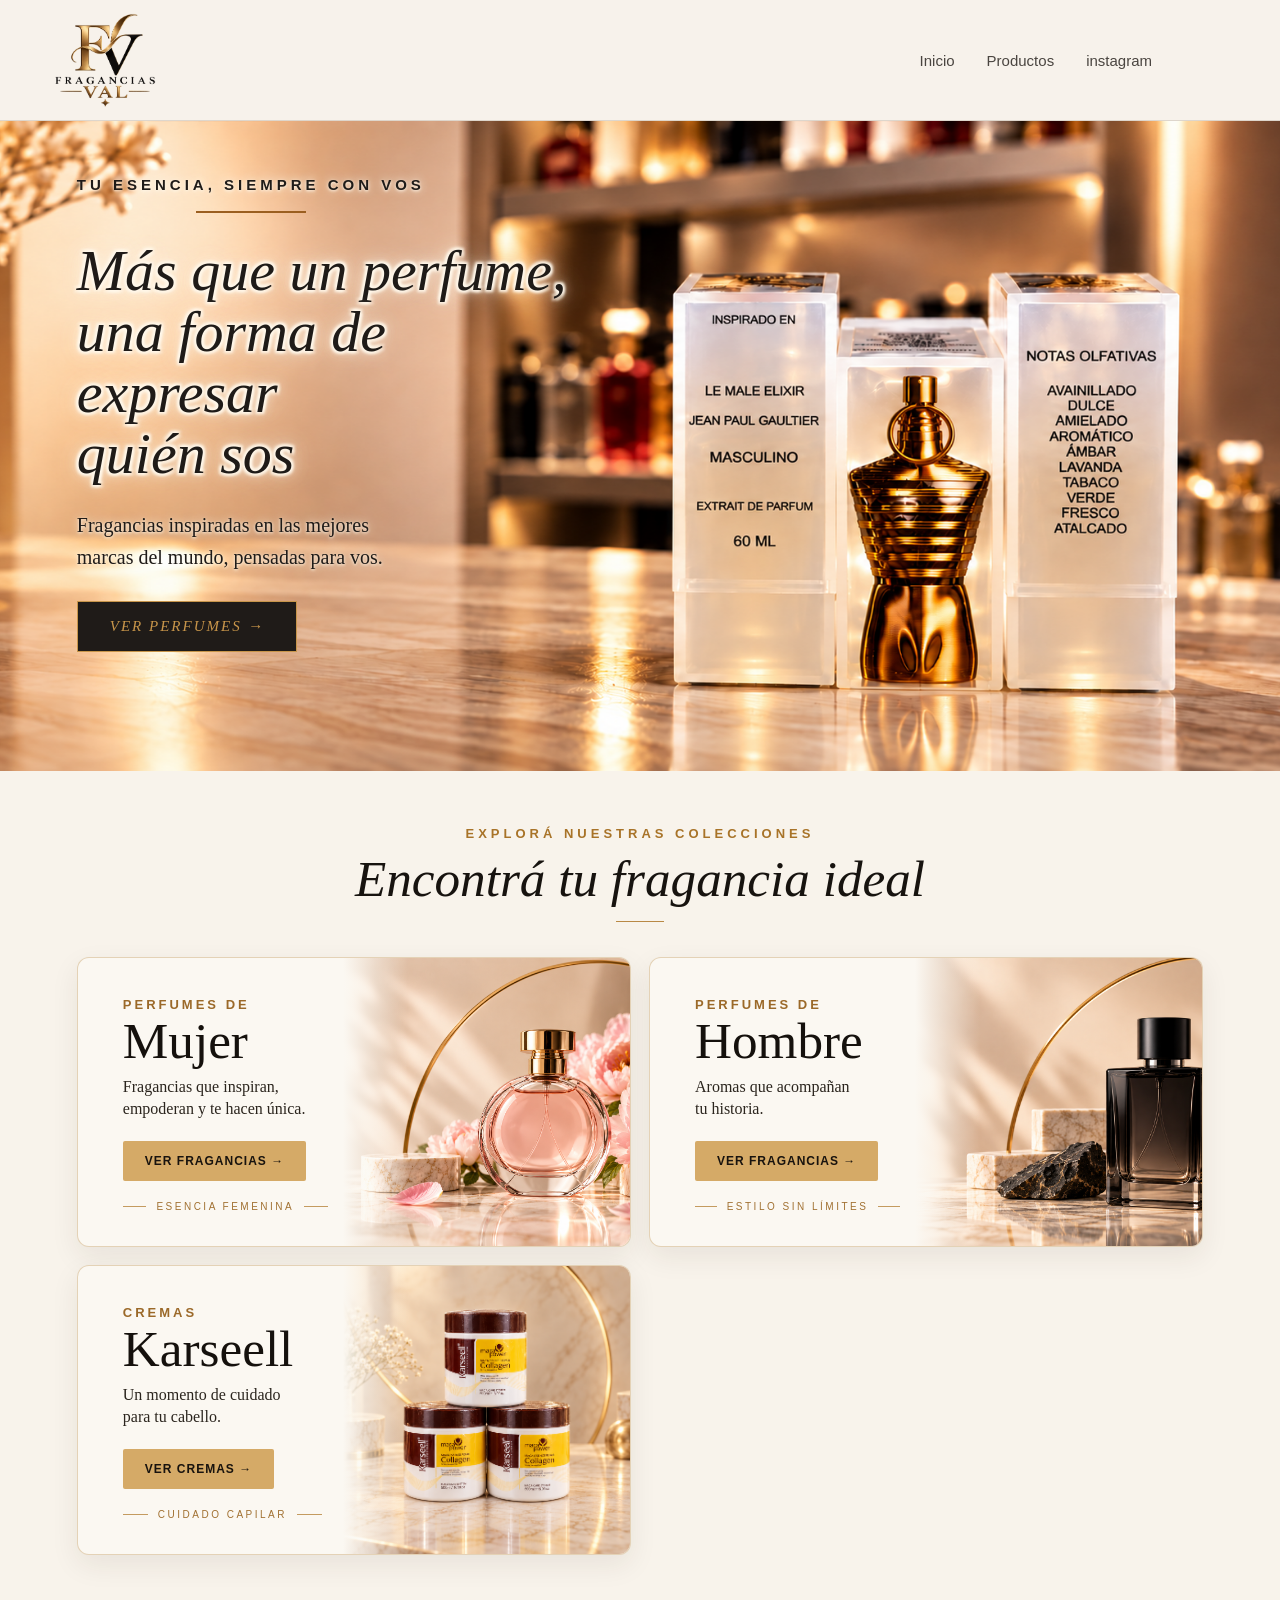
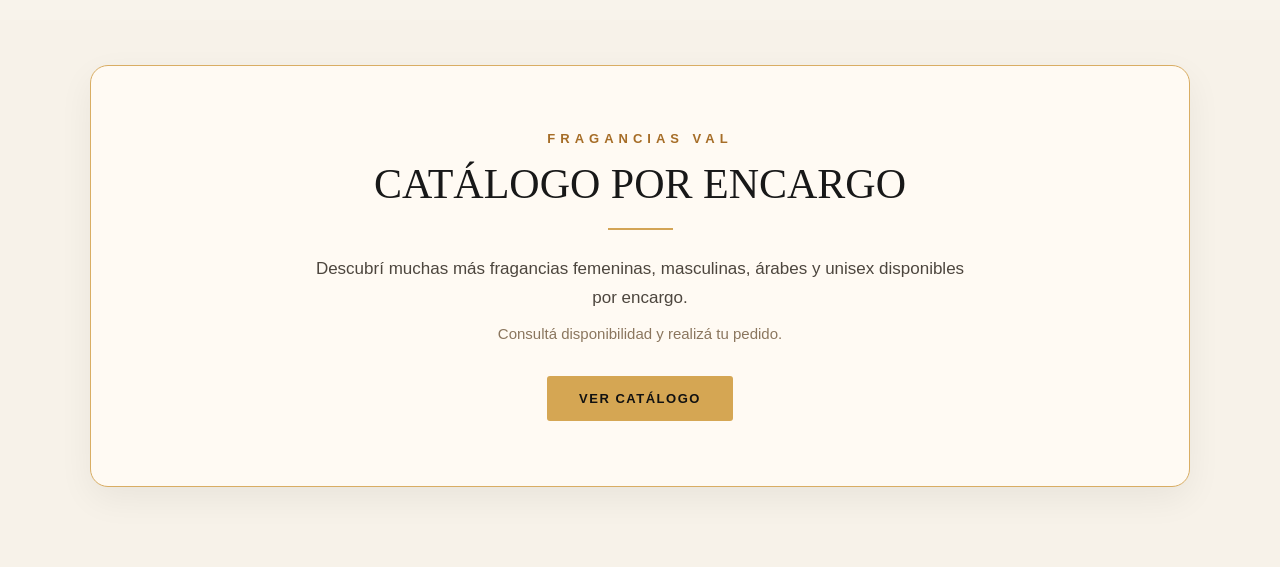
<file: index.html>
<!DOCTYPE html>
<html lang="es">

<head>
    <meta charset="UTF-8">
    <meta name="viewport" content="width=device-width, initial-scale=1.0">
    <title>Fragancias Val</title>

    <link rel="stylesheet" href="css/style.css">
</head>

<body>

    <header class="header">
        <div class="contenedor-header">

            <a href="#inicio" class="logo">
   <img src="img/logo-fragancias-val.png" alt="Fragancias Val">
</a>

            <nav class="nav">
                <a href="#inicio">Inicio</a>
                <a href="#perfumes">Productos</a>
                <a href="https://www.instagram.com/fragancias.v.a.l?stkn=MWJuNWJxcXU1Y3J5YQ==" target="_blank" rel="noopener noreferrer">instagram</a>
            </nav>

        </div>
    </header>
<main>

<section class="hero" id="inicio">

    <div class="hero-contenido">

        <p class="hero-subtitulo">
            TU ESENCIA, SIEMPRE CON VOS
        </p>

       <h1>
    Más que un perfume,<br>
    una forma de expresar<br>
    <span>quién sos</span>
</h1>

        <p class="hero-texto">
            Fragancias inspiradas en las mejores<br>
            marcas del mundo, pensadas para vos.
        </p>

        <a href="#perfumes" class="btn-hero">
            VER PERFUMES →
        </a>

    </div>

</section>
<!-- =========================
     COLECCIONES
========================= -->
<section class="colecciones" id="perfumes">

    <div class="colecciones-encabezado">
        <span>EXPLORÁ NUESTRAS COLECCIONES</span>
        <h2>Encontrá tu fragancia ideal</h2>
        <div class="linea-dorada"></div>
    </div>

    <div class="colecciones-grid">

        <!-- PERFUMES DE MUJER -->
        <a href="mujer.html" class="coleccion-card coleccion-mujer">

            <div class="coleccion-info">
                <span class="coleccion-subtitulo">PERFUMES DE</span>

                <h3>Mujer</h3>

                <p>
                    Fragancias que inspiran,<br>
                    empoderan y te hacen única.
                </p>

                <span class="coleccion-boton">
                    VER FRAGANCIAS →
                </span>

                <div class="coleccion-detalle">
                    <span></span>
                    ESENCIA FEMENINA
                    <span></span>
                </div>
            </div>

           <div class="coleccion-imagen">
    <img src="img/perfumemujer.png" alt="Perfumes de mujer">
</div>
        </a>


        <!-- PERFUMES DE HOMBRE -->
        <a href="hombre.html" class="coleccion-card coleccion-hombre">

            <div class="coleccion-info">
                <span class="coleccion-subtitulo">PERFUMES DE</span>

                <h3>Hombre</h3>

                <p>
                    Aromas que acompañan<br>
                    tu historia.
                </p>

                <span class="coleccion-boton">
                    VER FRAGANCIAS →
                </span>

                <div class="coleccion-detalle">
                    <span></span>
                    ESTILO SIN LÍMITES
                    <span></span>
                </div>
            </div>

           <div class="coleccion-imagen">
    <img src="img/perfumehombre.png" alt="Perfumes de hombre">
</div>

        </a>
<!-- CREMAS KARSEELL -->
<a href="cremas.html" class="coleccion-card coleccion-cremas">
    <div class="coleccion-info">
        <span class="coleccion-subtitulo">CREMAS</span>

        <h3>Karseell</h3>

        <p>
            Un momento de cuidado<br>
            para tu cabello.
        </p>

        <span class="coleccion-boton">
            VER CREMAS →
        </span>

        <div class="coleccion-detalle">
            <span></span>
            CUIDADO CAPILAR
            <span></span>
        </div>
    </div>

    <div class="coleccion-imagen">
        <img src="img/cremas-karseell.png" alt="Cremas Karseell">
    </div>
</a>
    </div>

</section>
<section class="catalogo-encargo">
    <div class="catalogo-encargo-contenido">

        <span class="catalogo-etiqueta">FRAGANCIAS VAL</span>

        <h2>CATÁLOGO POR ENCARGO</h2>


        <p>
            Descubrí muchas más fragancias femeninas, masculinas,
            árabes y unisex disponibles por encargo.
        </p>

        <p class="catalogo-aclaracion">
            Consultá disponibilidad y realizá tu pedido.
        </p>

     <a href="pdf/catalogo-por-encargo-fragancias-val.pdf"
   target="_blank"
   rel="noopener noreferrer"
   class="btn-catalogo">
    VER CATÁLOGO
</a>

    </div>
</section>
</main>
</body>

</html>
</file>
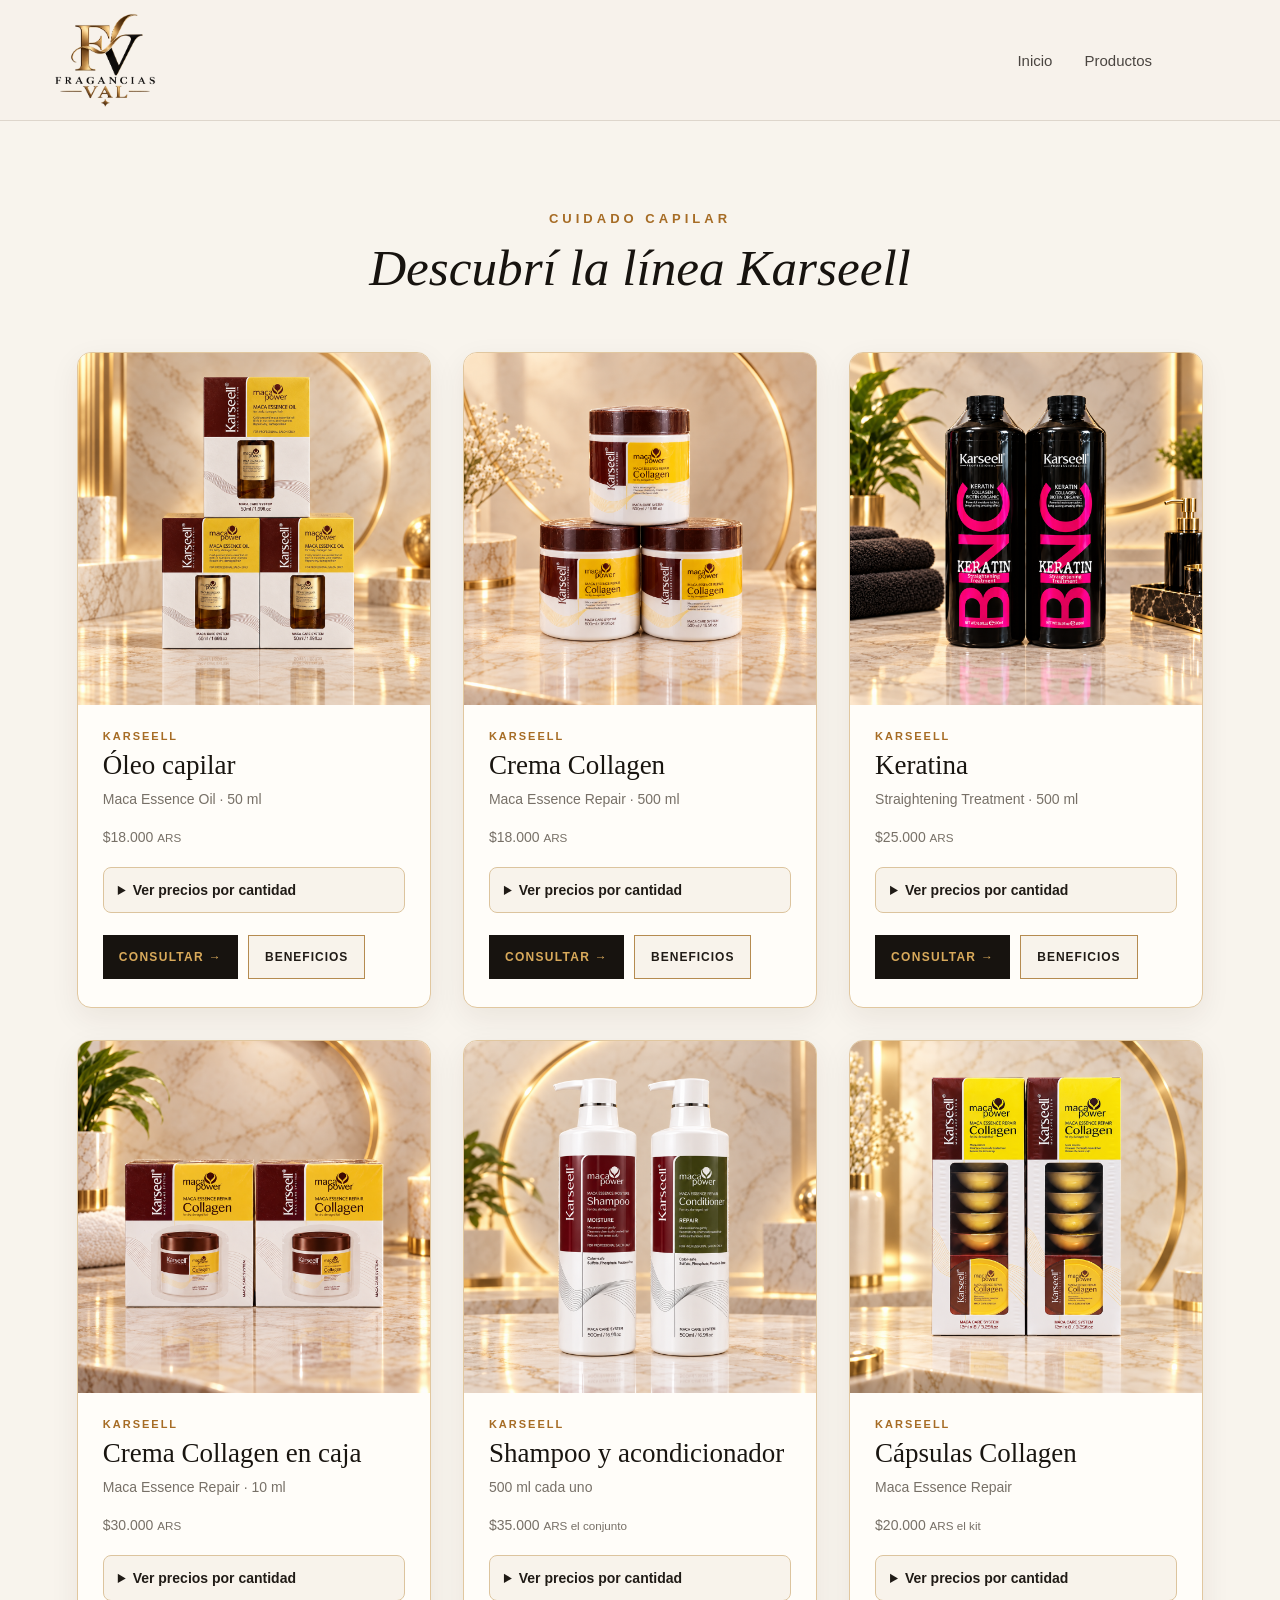
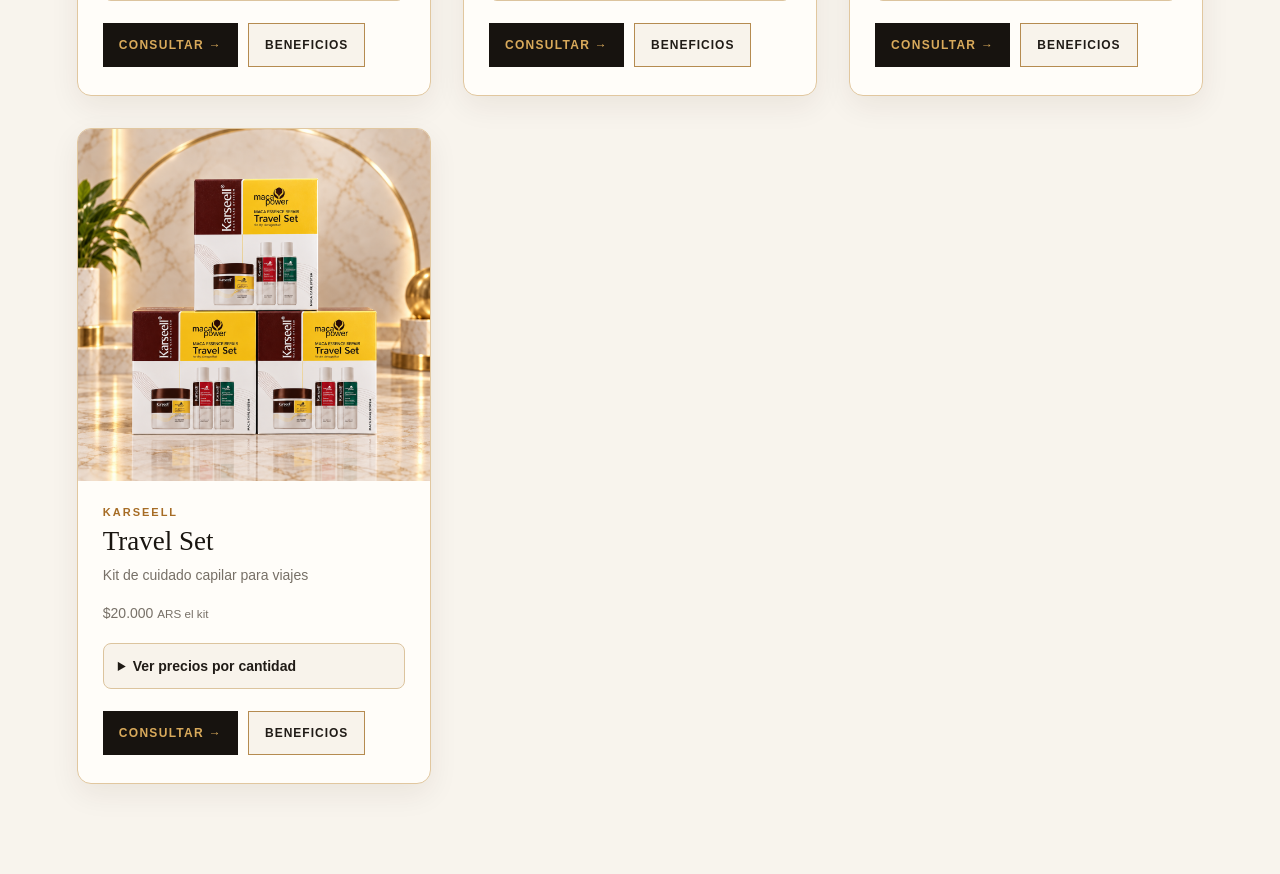
<file: cremas.html>
<!DOCTYPE html>
<html lang="es">

<head>
    <meta charset="UTF-8">
    <meta name="viewport" content="width=device-width, initial-scale=1.0">
    <title>Karseell | Fragancias Val</title>
    <link rel="stylesheet" href="css/style.css">
</head>

<body>
    <header class="header">
        <div class="contenedor-header">
            <a href="index.html" class="logo">
                <img src="img/logo-fragancias-val.png" alt="Fragancias Val">
            </a>

            <nav class="nav">
                <a href="index.html">Inicio</a>
                <a href="index.html#perfumes">Productos</a>
            </nav>
        </div>
    </header>

    <main>
        <section class="catalogo-mujer" id="productos-karseell">
            <div class="encabezado-catalogo">
                <span>CUIDADO CAPILAR</span>
                <h2>Descubrí la línea Karseell</h2>
            </div>

            <div class="grid-perfumes">

                <!-- ÓLEO KARSEELL -->
                <article class="tarjeta-perfume">
                    <img src="oleo.png" alt="Óleo Karseell de 50 ml">

                    <div class="info-perfume">
                        <span>KARSEELL</span>
                        <h3>Óleo capilar</h3>
                        <p>Maca Essence Oil · 50 ml</p>
                        <p class="precio-producto">$18.000 <small>ARS</small></p>
                        <details class="precios-cantidad">
                            <summary>Ver precios por cantidad</summary>

                            <table>
                                <caption>Precios por unidad · ARS</caption>
                                <thead>
                                    <tr>
                                        <th scope="col">Cantidad</th>
                                        <th scope="col">Cada uno</th>
                                    </tr>
                                </thead>
                                <tbody>
                                    <tr>
                                        <td>1 unidad</td>
                                        <td>$18.000</td>
                                    </tr>
                                    <tr>
                                        <td>6 unidades</td>
                                        <td>$15.000</td>
                                    </tr>
                                    <tr>
                                        <td>12 unidades</td>
                                        <td>$14.500</td>
                                    </tr>
                                    <tr>
                                        <td>24 unidades</td>
                                        <td>$14.000</td>
                                    </tr>
                                    <tr>
                                        <td>48 unidades</td>
                                        <td>$13.500</td>
                                    </tr>
                                </tbody>
                            </table>
                        </details>

                        <div class="acciones-producto">
                            <a href="https://wa.me/5491161526690?text=Hola%21%20Quisiera%20consultar%20por%20el%20oleo%20Karseell%20de%2050%20ml."
                                target="_blank" rel="noopener noreferrer" class="btn-perfume">
                                Consultar →
                            </a>

                            <button type="button" class="btn-beneficios" aria-expanded="false"
                                aria-controls="beneficios-oleo">
                                Beneficios
                            </button>
                        </div>

                        <div id="beneficios-oleo" class="beneficios-producto" hidden>
                            <h4>¿Para qué sirve el óleo capilar?</h4>
                            <p>
                                Complementa el cuidado del cabello seco y ayuda a
                                mejorar su suavidad, brillo y apariencia.
                            </p>
                            <ul>
                                <li>
                                    <strong>Suavidad:</strong> ayuda a que el cabello
                                    áspero se sienta más suave y manejable.
                                </li>
                                <li>
                                    <strong>Control del frizz:</strong> ayuda a acomodar
                                    los cabellos sueltos y mejora el acabado del peinado.
                                </li>
                                <li>
                                    <strong>Brillo:</strong> aporta luminosidad al
                                    cabello que se ve opaco.
                                </li>
                                <li>
                                    <strong>Cuidado de largos y puntas:</strong>
                                    ayuda a mejorar la apariencia de las zonas resecas.
                                </li>
                            </ul>
                        </div>
                    </div>
                </article>
                <!-- CREMA KARSEELL -->
                <article class="tarjeta-perfume">
                    <img src="img/cremas-karseell.png" alt="Crema Karseell Collagen de 500 ml">

                    <div class="info-perfume">
                        <span>KARSEELL</span>
                        <h3>Crema Collagen</h3>
                        <p>Maca Essence Repair · 500 ml</p>
                        <p class="precio-producto">$18.000 <small>ARS</small></p>

                        <details class="precios-cantidad">
                            <summary>Ver precios por cantidad</summary>

                            <table>
                                <caption>Precios por unidad · ARS</caption>
                                <thead>
                                    <tr>
                                        <th scope="col">Cantidad</th>
                                        <th scope="col">Cada uno</th>
                                    </tr>
                                </thead>
                                <tbody>
                                    <tr>
                                        <td>1 unidad</td>
                                        <td>$18.000</td>
                                    </tr>
                                    <tr>
                                        <td>6 unidades</td>
                                        <td>$15.000</td>
                                    </tr>
                                    <tr>
                                        <td>12 unidades</td>
                                        <td>$14.500</td>
                                    </tr>
                                    <tr>
                                        <td>24 unidades</td>
                                        <td>$14.000</td>
                                    </tr>
                                    <tr>
                                        <td>48 unidades</td>
                                        <td>$13.500</td>
                                    </tr>
                                </tbody>
                            </table>
                        </details>
                        <div class="acciones-producto">
                            <a href="https://wa.me/5491161526690?text=Hola%21%20Quisiera%20consultar%20por%20la%20crema%20Karseell%20Collagen%20de%20500%20ml."
                                target="_blank" rel="noopener noreferrer" class="btn-perfume">
                                Consultar →
                            </a>

                            <button type="button" class="btn-beneficios" aria-expanded="false"
                                aria-controls="beneficios-crema-500">
                                Beneficios
                            </button>
                        </div>

                        <div id="beneficios-crema-500" class="beneficios-producto" hidden>
                            <h4>¿Para qué sirve la crema Collagen?</h4>
                            <p>
                                Es una mascarilla de acondicionamiento intensivo
                                para mejorar la suavidad y la apariencia del cabello
                                seco o dañado.
                            </p>

                            <ul>
                                <li>
                                    <strong>Cuidado de la resequedad:</strong>
                                    ayuda a que el cabello se sienta más hidratado
                                    y menos áspero.
                                </li>
                                <li>
                                    <strong>Suavidad y manejabilidad:</strong>
                                    acondiciona los largos para facilitar el peinado.
                                </li>
                                <li>
                                    <strong>Brillo:</strong>
                                    ayuda a mejorar el aspecto del cabello opaco,
                                    dejando un acabado más luminoso.
                                </li>
                                <li>
                                    <strong>Cuidado intensivo:</strong>
                                    complementa la rutina de lavado cuando el cabello
                                    necesita un acondicionamiento más profundo.
                                </li>
                            </ul>
                        </div>
                    </div>
                </article>
                <!-- KERATINA KARSEELL -->
                <article class="tarjeta-perfume">
                    <img src="img/keratina-500.png" alt="Keratina Karseell de 500 ml">

                    <div class="info-perfume">
                        <span>KARSEELL</span>
                        <h3>Keratina</h3>
                        <p>Straightening Treatment · 500 ml</p>
                        <p class="precio-producto">$25.000 <small>ARS</small></p>

                        <details class="precios-cantidad">
                            <summary>Ver precios por cantidad</summary>

                            <table>
                                <caption>Precios por unidad · ARS</caption>
                                <thead>
                                    <tr>
                                        <th scope="col">Cantidad</th>
                                        <th scope="col">Cada uno</th>
                                    </tr>
                                </thead>
                                <tbody>
                                    <tr>
                                        <td>1 unidad</td>
                                        <td>$25.000</td>
                                    </tr>
                                    <tr>
                                        <td>6 unidades</td>
                                        <td>$22.000</td>
                                    </tr>
                                    <tr>
                                        <td>12 unidades</td>
                                        <td>$21.500</td>
                                    </tr>
                                    <tr>
                                        <td>24 unidades</td>
                                        <td>$21.000</td>
                                    </tr>
                                    <tr>
                                        <td>48 unidades</td>
                                        <td>$20.500</td>
                                    </tr>
                                </tbody>
                            </table>
                        </details>
                        <div class="acciones-producto">
                            <a href="https://wa.me/5491161526690?text=Hola%21%20Quisiera%20consultar%20por%20la%20keratina%20Karseell%20de%20500%20ml."
                                target="_blank" rel="noopener noreferrer" class="btn-perfume">
                                Consultar →
                            </a>

                            <button type="button" class="btn-beneficios" aria-expanded="false"
                                aria-controls="beneficios-keratina">
                                Beneficios
                            </button>
                        </div>

                        <div id="beneficios-keratina" class="beneficios-producto" hidden>
                            <h4>¿Para qué sirve la keratina?</h4>
                            <p>
                                Es un tratamiento alisador que ayuda a conseguir
                                un cabello más liso, suave y manejable.
                            </p>

                            <ul>
                                <li>
                                    <strong>Efecto alisador:</strong>
                                    ayuda a alinear el cabello y a reducir
                                    su aspecto encrespado.
                                </li>
                                <li>
                                    <strong>Control del frizz:</strong>
                                    favorece un acabado más uniforme y ordenado.
                                </li>
                                <li>
                                    <strong>Suavidad y brillo:</strong>
                                    mejora el tacto y aporta una apariencia
                                    más luminosa al cabello.
                                </li>
                                <li>
                                    <strong>Facilidad de peinado:</strong>
                                    ayuda a que el cabello resulte más manejable
                                    en la rutina diaria.
                                </li>
                            </ul>

                            <p>
                                El resultado depende del estado del cabello,
                                la aplicación y los cuidados posteriores.
                                Para su aplicación, seguí las indicaciones
                                del envase y consultá con un profesional.
                            </p>
                        </div>
                    </div>
                </article>
                <!-- CREMA KARSEELL EN CAJA -->
                <article class="tarjeta-perfume">
                    <img src="img/colageno.png" alt="Crema Karseell Collagen en caja">

                    <div class="info-perfume">
                        <span>KARSEELL</span>
                        <h3>Crema Collagen en caja</h3>
                        <p>Maca Essence Repair · 10 ml</p>
<p class="precio-producto">$30.000 <small>ARS</small></p>

<details class="precios-cantidad">
    <summary>Ver precios por cantidad</summary>

    <table>
        <caption>Precios por unidad · ARS</caption>
        <thead>
            <tr>
                <th scope="col">Cantidad</th>
                <th scope="col">Cada uno</th>
            </tr>
        </thead>
        <tbody>
            <tr><td>1 unidad</td><td>$30.000</td></tr>
            <tr><td>6 unidades</td><td>$27.000</td></tr>
            <tr><td>12 unidades</td><td>$26.500</td></tr>
            <tr><td>24 unidades</td><td>$26.000</td></tr>
            <tr><td>48 unidades</td><td>$25.500</td></tr>
        </tbody>
    </table>
</details>
                        <div class="acciones-producto">
                            <a href="https://wa.me/5491161526690?text=Hola%21%20Quisiera%20consultar%20por%20la%20crema%20Karseell%20Collagen%20en%20caja%20de%2050%20ml."
                                target="_blank" rel="noopener noreferrer" class="btn-perfume">
                                Consultar →
                            </a>

                            <button type="button" class="btn-beneficios" aria-expanded="false"
                                aria-controls="beneficios-crema-50">
                                Beneficios
                            </button>
                        </div>

                        <div id="beneficios-crema-50" class="beneficios-producto" hidden>
                            <h4>¿Para qué sirve la crema Collagen?</h4>
                            <p>
                                Es una mascarilla de acondicionamiento para
                                mejorar la suavidad y la apariencia del cabello
                                seco o dañado, en una presentación de 50 ml.
                            </p>

                            <ul>
                                <li>
                                    <strong>Suavidad:</strong>
                                    ayuda a mejorar el tacto del cabello áspero
                                    y reseco.
                                </li>
                                <li>
                                    <strong>Manejabilidad:</strong>
                                    acondiciona los largos para facilitar
                                    el peinado.
                                </li>
                                <li>
                                    <strong>Brillo:</strong>
                                    ayuda a que el cabello opaco tenga
                                    una apariencia más luminosa.
                                </li>
                                <li>
                                    <strong>Formato compacto:</strong>
                                    su presentación pequeña facilita llevarla
                                    y guardarla en el neceser.
                                </li>
                            </ul>
                        </div>
                    </div>
                </article>
                <!-- SHAMPOO Y ACONDICIONADOR KARSEELL -->
                <article class="tarjeta-perfume">
                    <img src="img/shampoo-acondicionador.png"
                        alt="Shampoo y acondicionador Karseell de 500 ml cada uno">

                    <div class="info-perfume">
                        <span>KARSEELL</span>
                        <h3>Shampoo y acondicionador</h3>
                        <p>500 ml cada uno</p>
                        <p class="precio-producto">$35.000 <small>ARS el conjunto</small></p>

                        <details class="precios-cantidad">
                            <summary>Ver precios por cantidad</summary>

                            <table>
                                <caption>
                                    Precio por conjunto · Shampoo + acondicionador · ARS
                                </caption>
                                <thead>
                                    <tr>
                                        <th scope="col">Cantidad</th>
                                        <th scope="col">Cada conjunto</th>
                                    </tr>
                                </thead>
                                <tbody>
                                    <tr>
                                        <td>1 conjunto</td>
                                        <td>$35.000</td>
                                    </tr>
                                    <tr>
                                        <td>6 conjuntos</td>
                                        <td>$32.000</td>
                                    </tr>
                                    <tr>
                                        <td>12 conjuntos</td>
                                        <td>$31.500</td>
                                    </tr>
                                    <tr>
                                        <td>24 conjuntos</td>
                                        <td>$31.000</td>
                                    </tr>
                                    <tr>
                                        <td>48 conjuntos</td>
                                        <td>$30.500</td>
                                    </tr>
                                </tbody>
                            </table>
                        </details>
                        <div class="acciones-producto">
    <a
        href="https://wa.me/5491161526690?text=Hola%21%20Quisiera%20consultar%20por%20el%20shampoo%20y%20acondicionador%20Karseell%20de%20500%20ml."
        target="_blank"
        rel="noopener noreferrer"
        class="btn-perfume"
    >
        Consultar →
    </a>

    <button
        type="button"
        class="btn-beneficios"
        aria-expanded="false"
        aria-controls="beneficios-shampoo-acondicionador"
    >
        Beneficios
    </button>
</div>

<div
    id="beneficios-shampoo-acondicionador"
    class="beneficios-producto"
    hidden
>
    <h4>¿Para qué sirve este conjunto?</h4>
    <p>
        Combina la limpieza del shampoo con el
        acondicionamiento del cabello después del lavado.
        Incluye un envase de 500 ml de cada producto.
    </p>

    <ul>
        <li>
            <strong>Limpieza:</strong>
            el shampoo ayuda a retirar la suciedad
            y los residuos acumulados en el cabello.
        </li>
        <li>
            <strong>Desenredado:</strong>
            el acondicionador facilita desenredar
            y peinar el cabello después del lavado.
        </li>
        <li>
            <strong>Suavidad:</strong>
            el acondicionamiento ayuda a mejorar
            el tacto del cabello seco o áspero.
        </li>
        <li>
            <strong>Manejabilidad:</strong>
            la rutina combinada deja el cabello
            más suave y fácil de acomodar.
        </li>
    </ul>
</div>
                </article>
                <!-- CÁPSULAS KARSEELL -->
                <article class="tarjeta-perfume">
                    <img src="img/capsula.png" alt="Cápsulas capilares Karseell Collagen">

                    <div class="info-perfume">
                        <span>KARSEELL</span>
                        <h3>Cápsulas Collagen</h3>
                        <p>Maca Essence Repair</p>
                        <p class="precio-producto">$20.000 <small>ARS el kit</small></p>

                        <details class="precios-cantidad">
                            <summary>Ver precios por cantidad</summary>

                            <table>
                                <caption>Precios por kit · ARS</caption>
                                <thead>
                                    <tr>
                                        <th scope="col">Cantidad</th>
                                        <th scope="col">Cada kit</th>
                                    </tr>
                                </thead>
                                <tbody>
                                    <tr>
                                        <td>1 kit</td>
                                        <td>$17.000</td>
                                    </tr>
                                    <tr>
                                        <td>6 kits</td>
                                        <td>$14.500</td>
                                    </tr>
                                    <tr>
                                        <td>12 kits</td>
                                        <td>$14.000</td>
                                    </tr>
                                    <tr>
                                        <td>24 kits</td>
                                        <td>$13.500</td>
                                    </tr>
                                    <tr>
                                        <td>48 kits</td>
                                        <td>$13.000</td>
                                    </tr>
                                </tbody>
                            </table>
                        </details>
                      <div class="acciones-producto">
    <a
        href="https://wa.me/5491161526690?text=Hola%21%20Quisiera%20consultar%20por%20las%20capsulas%20capilares%20Karseell%20Collagen."
        target="_blank"
        rel="noopener noreferrer"
        class="btn-perfume"
    >
        Consultar →
    </a>

    <button
        type="button"
        class="btn-beneficios"
        aria-expanded="false"
        aria-controls="beneficios-capsulas"
    >
        Beneficios
    </button>
</div>

<div id="beneficios-capsulas" class="beneficios-producto" hidden>
    <h4>¿Para qué sirven las cápsulas Collagen?</h4>
    <p>
        Son una presentación de cuidado capilar orientada
        al cabello seco o dañado, con un formato compacto
        para llevar en el neceser.
    </p>

    <ul>
        <li>
            <strong>Cuidado de la resequedad:</strong>
            ayudan a acondicionar el cabello que
            se siente seco y áspero.
        </li>
        <li>
            <strong>Suavidad:</strong>
            contribuyen a que el cabello tenga
            un tacto más suave.
        </li>
        <li>
            <strong>Mejor apariencia:</strong>
            complementan la rutina de cuidado para
            que el cabello luzca más cuidado.
        </li>
        <li>
            <strong>Formato práctico:</strong>
            los pequeños envases facilitan transportarlas
            sin llevar un pote grande.
        </li>
    </ul>

    <p>
        Seguí las indicaciones del envase para conocer
        la cantidad y la forma de aplicación.
    </p>
</div>
                    </div>
                </article>
                <!-- TRAVEL SET KARSEELL -->
                <article class="tarjeta-perfume">
                    <img src="img/travel-set.png" alt="Travel Set Karseell con crema, shampoo y acondicionador">

                    <div class="info-perfume">
                        <span>KARSEELL</span>
                        <h3>Travel Set</h3>
                        <p>Kit de cuidado capilar para viajes</p>
                        <p class="precio-producto">$20.000 <small>ARS el kit</small></p>

                        <details class="precios-cantidad">
                            <summary>Ver precios por cantidad</summary>

                            <table>
                                <caption>Precios por kit · ARS</caption>
                                <thead>
                                    <tr>
                                        <th scope="col">Cantidad</th>
                                        <th scope="col">Cada kit</th>
                                    </tr>
                                </thead>
                                <tbody>
                                    <tr>
                                        <td>1 kit</td>
                                        <td>$20.000</td>
                                    </tr>
                                    <tr>
                                        <td>6 kits</td>
                                        <td>$17.000</td>
                                    </tr>
                                    <tr>
                                        <td>12 kits</td>
                                        <td>$16.500</td>
                                    </tr>
                                    <tr>
                                        <td>24 kits</td>
                                        <td>$16.000</td>
                                    </tr>
                                    <tr>
                                        <td>48 kits</td>
                                        <td>$15.500</td>
                                    </tr>
                                </tbody>
                            </table>
                        </details>
                       <div class="acciones-producto">
    <a
        href="https://wa.me/5491161526690?text=Hola%21%20Quisiera%20consultar%20por%20el%20Travel%20Set%20Karseell."
        target="_blank"
        rel="noopener noreferrer"
        class="btn-perfume"
    >
        Consultar →
    </a>

    <button
        type="button"
        class="btn-beneficios"
        aria-expanded="false"
        aria-controls="beneficios-travel-set"
    >
        Beneficios
    </button>
</div>

<div id="beneficios-travel-set" class="beneficios-producto" hidden>
    <h4>¿Para qué sirve el Travel Set?</h4>
    <p>
        Reúne shampoo, acondicionador y mascarilla Collagen
        en presentaciones pequeñas para continuar
        tu rutina de cuidado capilar fuera de casa.
    </p>

    <ul>
        <li>
            <strong>Limpieza:</strong>
            el shampoo ayuda a retirar la suciedad
            y los residuos del cabello.
        </li>
        <li>
            <strong>Suavidad y desenredado:</strong>
            el acondicionador ayuda a suavizar los largos
            y facilita el peinado después del lavado.
        </li>
        <li>
            <strong>Cuidado complementario:</strong>
            la mascarilla Collagen aporta acondicionamiento
            para mejorar el tacto del cabello seco o áspero.
        </li>
        <li>
            <strong>Comodidad para viajar:</strong>
            sus envases compactos ocupan menos espacio
            en el neceser que las presentaciones grandes.
        </li>
    </ul>
</div>
                    </div>
                </article>
            </div>
        </section>
    </main>
    <script>
        document.querySelectorAll(".btn-beneficios").forEach((boton) => {
            boton.addEventListener("click", () => {
                const panel = document.getElementById(
                    boton.getAttribute("aria-controls")
                );

                if (!panel) return;

                const abrir = boton.getAttribute("aria-expanded") !== "true";
                boton.setAttribute("aria-expanded", String(abrir));
                panel.hidden = !abrir;
            });
        });
    </script>
</body>

</html>
</file>
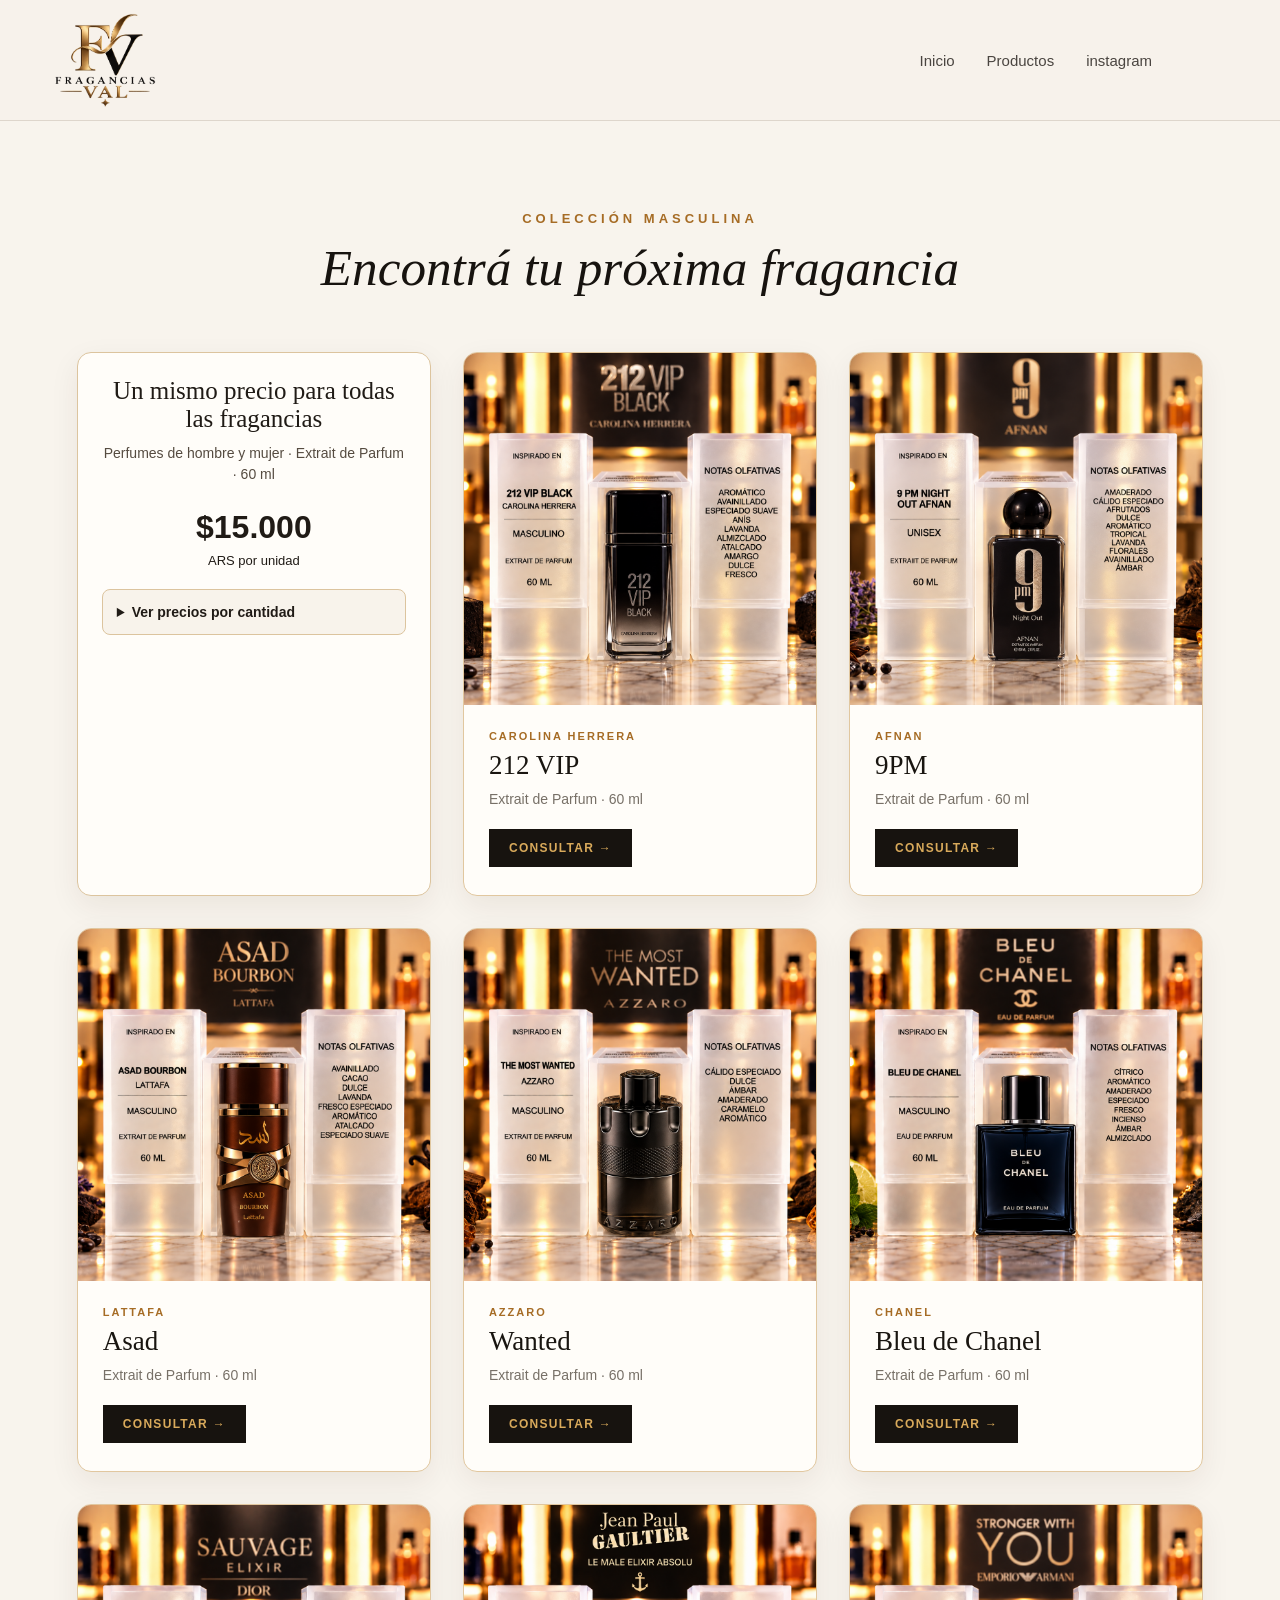
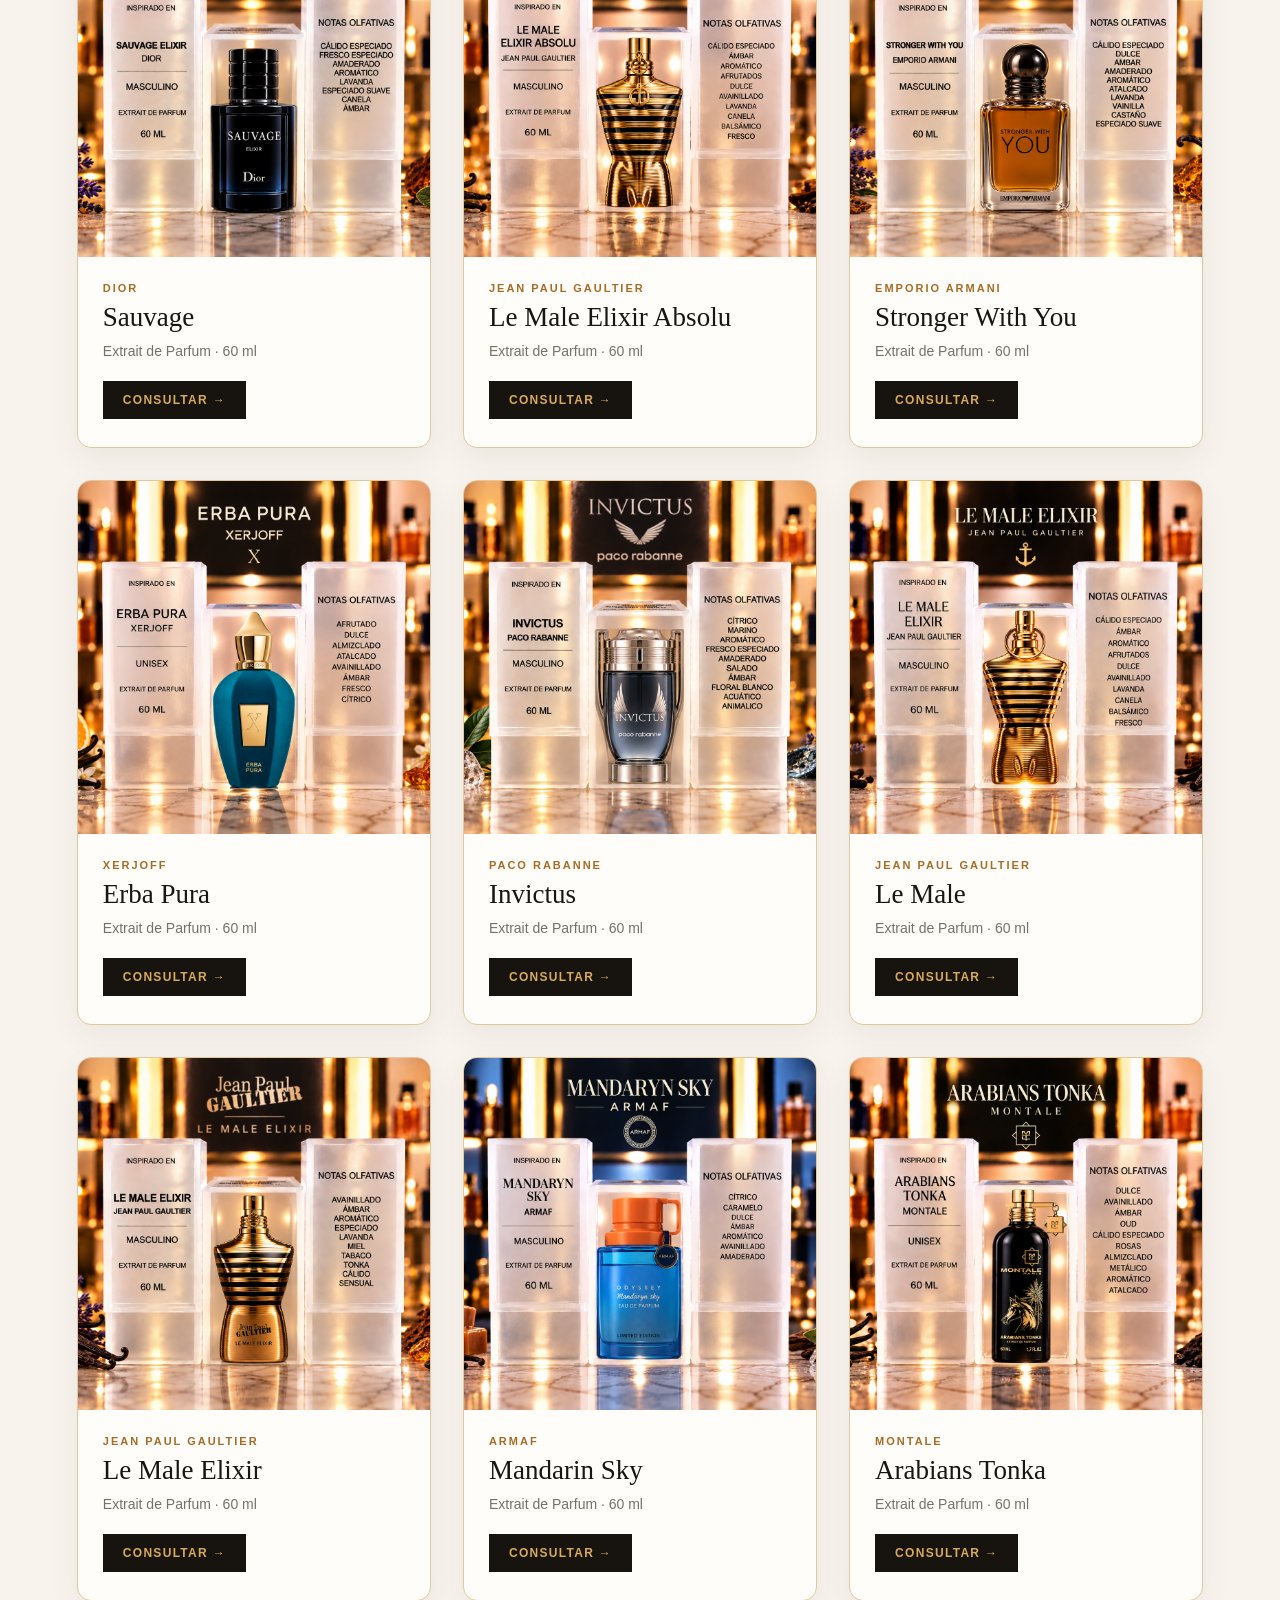
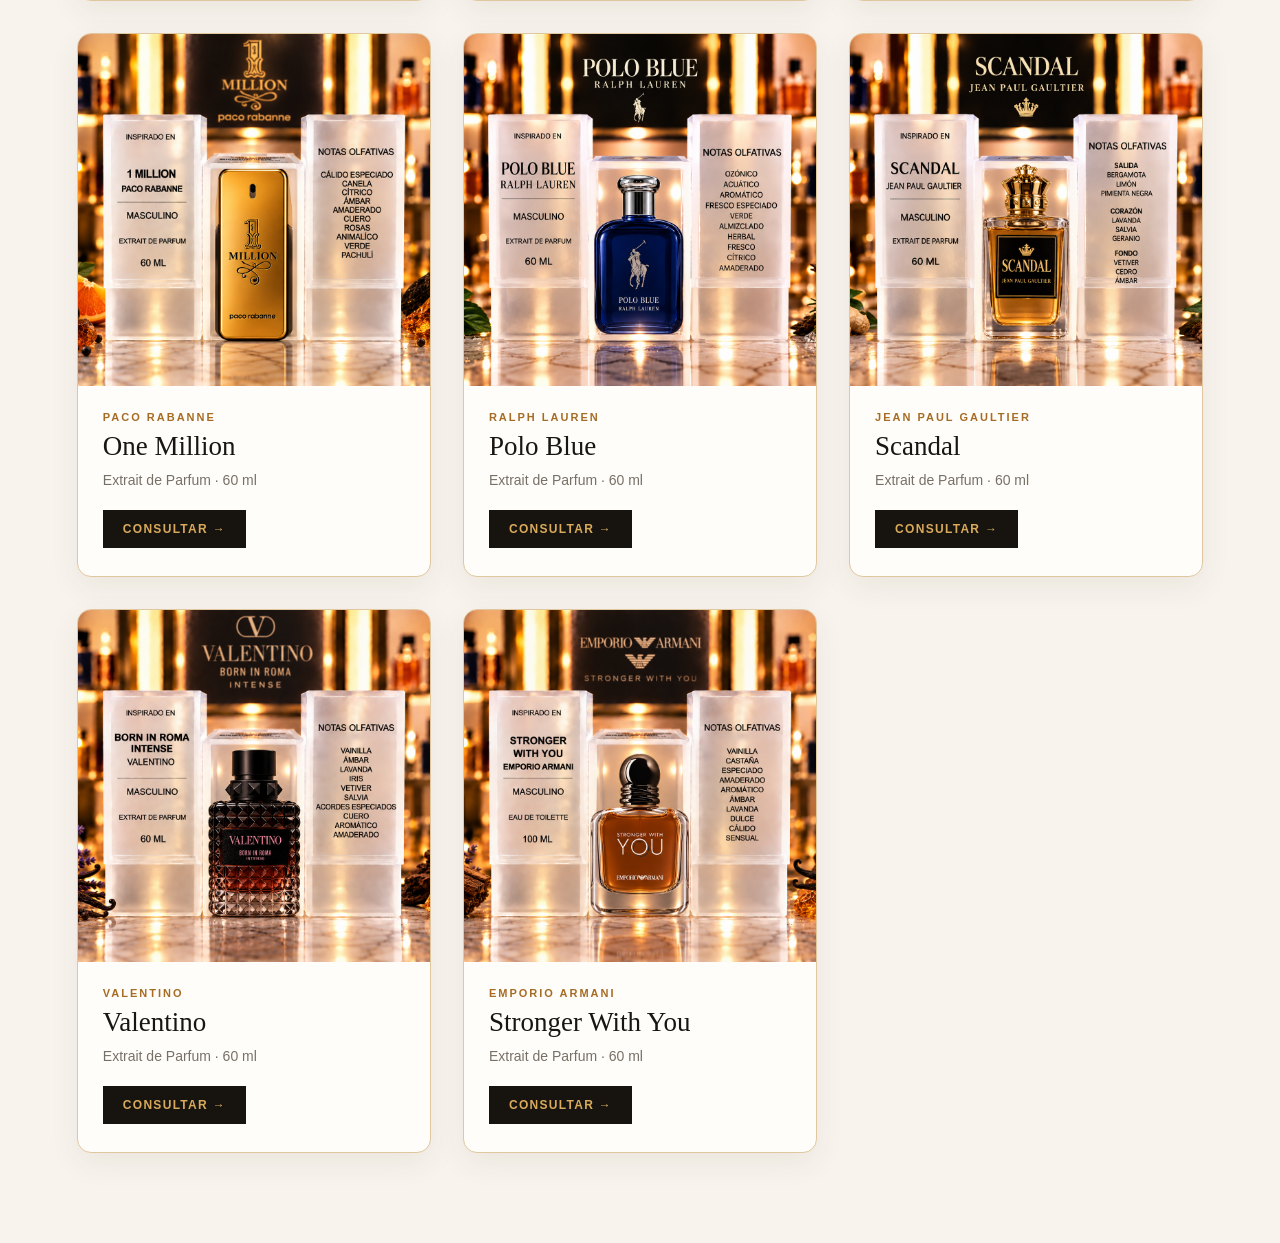
<file: hombre.html>
<!DOCTYPE html>
<html lang="es">

<head>
    <meta charset="UTF-8">
    <meta name="viewport" content="width=device-width, initial-scale=1.0">

   <title>Perfumes de Hombre | Fragancias Val</title>

    <link rel="stylesheet" href="css/style.css">
</head>

<body>
    <header class="header">
        <div class="contenedor-header">

  <a href="index.html" class="logo">
    <img src="img/logo-fragancias-val.png" alt="Fragancias Val">
</a>

<nav class="nav">
    <a href="index.html">Inicio</a>
    <a href="index.html#perfumes">Productos</a>
<a href="https://www.instagram.com/fragancias.v.a.l?stkn=MWJuNWJxcXU1Y3J5YQ==" target="_blank" rel="noopener noreferrer">instagram</a>
</nav>

        </div>

</header>

<main>
<section class="catalogo-mujer" id="perfumes-hombre">

        <div class="encabezado-catalogo">
          <span>COLECCIÓN MASCULINA</span>
            <h2>Encontrá tu próxima fragancia</h2>
          </div>
<div class="grid-perfumes">

<section class="precios-perfumes" aria-label="Precios de perfumes">
    <h3>Un mismo precio para todas las fragancias</h3>
    <p>Perfumes de hombre y mujer · Extrait de Parfum · 60 ml</p>

    <p class="precio-general">
        $15.000 <small>ARS por unidad</small>
    </p>

    <details class="precios-cantidad">
        <summary>Ver precios por cantidad</summary>

        <table>
            <caption>Precios por unidad · Pesos argentinos</caption>
            <thead>
                <tr>
                    <th scope="col">Cantidad</th>
                    <th scope="col">Cada uno</th>
                </tr>
            </thead>
          <tbody>
    <tr><td>1 unidad</td><td>$15.000</td></tr>
    <tr><td>Más de 10 unidades</td><td>$9.500</td></tr>
    <tr><td>Más de 20 unidades</td><td>$9.300</td></tr>
    <tr><td>Más de 30 unidades</td><td>$9.100</td></tr>
    <tr><td>Más de 50 unidades</td><td>$8.800</td></tr>
    <tr><td>Más de 100 unidades</td><td>$8.400</td></tr>
    <tr><td>Más de 250 unidades</td><td>$7.700</td></tr>
    <tr><td>Más de 500 unidades</td><td>$6.800</td></tr>
</tbody>
        </table>
    </details>
</section>
    <!-- 212 VIP -->
<article class="tarjeta-perfume">
    <img src="img/212vip.png" alt="212 VIP Carolina Herrera">

    <div class="info-perfume">
        <span>CAROLINA HERRERA</span>
        <h3>212 VIP</h3>
        <p>Extrait de Parfum · 60 ml</p>

        <a href="https://wa.me/5491161526690?text=Hola%21%20Queria%20consultar%20por%20la%20fragancia%20212%20VIP%20de%20Carolina%20Herrera%2C%2060%20ml."
           target="_blank"
           class="btn-perfume">
            Consultar →
        </a>
    </div>
</article>
<!-- 9PM - AFNAN -->
<article class="tarjeta-perfume">
    <img src="img/9pm.png" alt="9PM Afnan">
    <div class="info-perfume">
        <span>AFNAN</span>
        <h3>9PM</h3>
        <p>Extrait de Parfum · 60 ml</p>
        <a href="https://wa.me/5491161526690?text=Hola%21%20Queria%20consultar%20por%20la%20fragancia%209PM%20de%20Afnan%2C%2060%20ml."
           target="_blank" class="btn-perfume">Consultar →</a>
    </div>
</article>

<!-- ASAD - LATTAFA -->
<article class="tarjeta-perfume">
    <img src="img/asad.png" alt="Asad Lattafa">
    <div class="info-perfume">
        <span>LATTAFA</span>
        <h3>Asad</h3>
        <p>Extrait de Parfum · 60 ml</p>
        <a href="https://wa.me/5491161526690?text=Hola%21%20Queria%20consultar%20por%20la%20fragancia%20Asad%20de%20Lattafa%2C%2060%20ml."
           target="_blank" class="btn-perfume">Consultar →</a>
    </div>
</article>

<!-- AZZARO WANTED -->
<article class="tarjeta-perfume">
    <img src="img/azzaro.png" alt="Azzaro Wanted">
    <div class="info-perfume">
        <span>AZZARO</span>
        <h3>Wanted</h3>
        <p>Extrait de Parfum · 60 ml</p>
        <a href="https://wa.me/5491161526690?text=Hola%21%20Queria%20consultar%20por%20la%20fragancia%20Wanted%20de%20Azzaro%2C%2060%20ml."
           target="_blank" class="btn-perfume">Consultar →</a>
    </div>
</article>

<!-- BLEU DE CHANEL -->
<article class="tarjeta-perfume">
    <img src="img/bleu.png" alt="Bleu de Chanel">
    <div class="info-perfume">
        <span>CHANEL</span>
        <h3>Bleu de Chanel</h3>
        <p>Extrait de Parfum · 60 ml</p>
        <a href="https://wa.me/5491161526690?text=Hola%21%20Queria%20consultar%20por%20la%20fragancia%20Bleu%20de%20Chanel%2C%2060%20ml."
           target="_blank" class="btn-perfume">Consultar →</a>
    </div>
</article>

<!-- DIOR SAUVAGE -->
<article class="tarjeta-perfume">
    <img src="img/dior.png" alt="Sauvage Dior">
    <div class="info-perfume">
        <span>DIOR</span>
        <h3>Sauvage</h3>
        <p>Extrait de Parfum · 60 ml</p>
        <a href="https://wa.me/5491161526690?text=Hola%21%20Queria%20consultar%20por%20la%20fragancia%20Sauvage%20de%20Dior%2C%2060%20ml."
           target="_blank" class="btn-perfume">Consultar →</a>
    </div>
</article>

<!-- LE MALE ELIXIR ABSOLU -->
<article class="tarjeta-perfume">
    <img src="img/elixir-absolu.png" alt="Le Male Elixir Absolu Jean Paul Gaultier">
    <div class="info-perfume">
        <span>JEAN PAUL GAULTIER</span>
        <h3>Le Male Elixir Absolu</h3>
        <p>Extrait de Parfum · 60 ml</p>
        <a href="https://wa.me/5491161526690?text=Hola%21%20Queria%20consultar%20por%20la%20fragancia%20Le%20Male%20Elixir%20Absolu%20de%20Jean%20Paul%20Gaultier%2C%2060%20ml."
           target="_blank" class="btn-perfume">Consultar →</a>
    </div>
</article>

<!-- EMPORIO ARMANI STRONGER WITH YOU -->
<article class="tarjeta-perfume">
    <img src="img/emporio.png" alt="Stronger With You Emporio Armani">
    <div class="info-perfume">
        <span>EMPORIO ARMANI</span>
        <h3>Stronger With You</h3>
        <p>Extrait de Parfum · 60 ml</p>
        <a href="https://wa.me/5491161526690?text=Hola%21%20Queria%20consultar%20por%20la%20fragancia%20Stronger%20With%20You%20de%20Emporio%20Armani%2C%2060%20ml."
           target="_blank" class="btn-perfume">Consultar →</a>
    </div>
</article>

<!-- ERBA PURA -->
<article class="tarjeta-perfume">
    <img src="img/erbapure.png" alt="Erba Pura Xerjoff">
    <div class="info-perfume">
        <span>XERJOFF</span>
        <h3>Erba Pura</h3>
        <p>Extrait de Parfum · 60 ml</p>
        <a href="https://wa.me/5491161526690?text=Hola%21%20Queria%20consultar%20por%20la%20fragancia%20Erba%20Pura%20de%20Xerjoff%2C%2060%20ml."
           target="_blank" class="btn-perfume">Consultar →</a>
    </div>
</article>

<!-- INVICTUS -->
<article class="tarjeta-perfume">
    <img src="img/invictus.png" alt="Invictus Paco Rabanne">
    <div class="info-perfume">
        <span>PACO RABANNE</span>
        <h3>Invictus</h3>
        <p>Extrait de Parfum · 60 ml</p>
        <a href="https://wa.me/5491161526690?text=Hola%21%20Queria%20consultar%20por%20la%20fragancia%20Invictus%20de%20Paco%20Rabanne%2C%2060%20ml."
           target="_blank" class="btn-perfume">Consultar →</a>
    </div>
</article>

<!-- LE MALE -->
<article class="tarjeta-perfume">
    <img src="img/le-male.png" alt="Le Male Jean Paul Gaultier">
    <div class="info-perfume">
        <span>JEAN PAUL GAULTIER</span>
        <h3>Le Male</h3>
        <p>Extrait de Parfum · 60 ml</p>
        <a href="https://wa.me/5491161526690?text=Hola%21%20Queria%20consultar%20por%20la%20fragancia%20Le%20Male%20de%20Jean%20Paul%20Gaultier%2C%2060%20ml."
           target="_blank" class="btn-perfume">Consultar →</a>
    </div>
</article>

<!-- LE MALE ELIXIR -->
<article class="tarjeta-perfume">
    <img src="img/lemale-elixir.png" alt="Le Male Elixir Jean Paul Gaultier">
    <div class="info-perfume">
        <span>JEAN PAUL GAULTIER</span>
        <h3>Le Male Elixir</h3>
        <p>Extrait de Parfum · 60 ml</p>
        <a href="https://wa.me/5491161526690?text=Hola%21%20Queria%20consultar%20por%20la%20fragancia%20Le%20Male%20Elixir%20de%20Jean%20Paul%20Gaultier%2C%2060%20ml."
           target="_blank" class="btn-perfume">Consultar →</a>
    </div>
</article>

<!-- MANDARIN SKY -->
<article class="tarjeta-perfume">
    <img src="img/mandaryn.png" alt="Mandarin Sky Armaf">
    <div class="info-perfume">
        <span>ARMAF</span>
        <h3>Mandarin Sky</h3>
        <p>Extrait de Parfum · 60 ml</p>
        <a href="https://wa.me/5491161526690?text=Hola%21%20Queria%20consultar%20por%20la%20fragancia%20Mandarin%20Sky%20de%20Armaf%2C%2060%20ml."
           target="_blank" class="btn-perfume">Consultar →</a>
    </div>
</article>

<!-- ARABIANS TONKA -->
<article class="tarjeta-perfume">
    <img src="img/montale.png" alt="Arabians Tonka Montale">
    <div class="info-perfume">
        <span>MONTALE</span>
        <h3>Arabians Tonka</h3>
        <p>Extrait de Parfum · 60 ml</p>
        <a href="https://wa.me/5491161526690?text=Hola%21%20Queria%20consultar%20por%20la%20fragancia%20Arabians%20Tonka%20de%20Montale%2C%2060%20ml."
           target="_blank" class="btn-perfume">Consultar →</a>
    </div>
</article>

<!-- ONE MILLION -->
<article class="tarjeta-perfume">
    <img src="img/onemillion.png" alt="One Million Paco Rabanne">
    <div class="info-perfume">
        <span>PACO RABANNE</span>
        <h3>One Million</h3>
        <p>Extrait de Parfum · 60 ml</p>
        <a href="https://wa.me/5491161526690?text=Hola%21%20Queria%20consultar%20por%20la%20fragancia%20One%20Million%20de%20Paco%20Rabanne%2C%2060%20ml."
           target="_blank" class="btn-perfume">Consultar →</a>
    </div>
</article>

<!-- POLO BLUE -->
<article class="tarjeta-perfume">
    <img src="img/polo-blue.png" alt="Polo Blue Ralph Lauren">
    <div class="info-perfume">
        <span>RALPH LAUREN</span>
        <h3>Polo Blue</h3>
        <p>Extrait de Parfum · 60 ml</p>
        <a href="https://wa.me/5491161526690?text=Hola%21%20Queria%20consultar%20por%20la%20fragancia%20Polo%20Blue%20de%20Ralph%20Lauren%2C%2060%20ml."
           target="_blank" class="btn-perfume">Consultar →</a>
    </div>
</article>

<!-- SCANDAL -->
<article class="tarjeta-perfume">
    <img src="img/scandal.png" alt="Scandal Jean Paul Gaultier">
    <div class="info-perfume">
        <span>JEAN PAUL GAULTIER</span>
        <h3>Scandal</h3>
        <p>Extrait de Parfum · 60 ml</p>
        <a href="https://wa.me/5491161526690?text=Hola%21%20Queria%20consultar%20por%20la%20fragancia%20Scandal%20de%20Jean%20Paul%20Gaultier%2C%2060%20ml."
           target="_blank" class="btn-perfume">Consultar →</a>
    </div>
</article>

<!-- VALENTINO -->
<article class="tarjeta-perfume">
    <img src="img/valentino.png" alt="Valentino">
    <div class="info-perfume">
        <span>VALENTINO</span>
        <h3>Valentino</h3>
        <p>Extrait de Parfum · 60 ml</p>
        <a href="https://wa.me/5491161526690?text=Hola%21%20Queria%20consultar%20por%20la%20fragancia%20Valentino%2C%2060%20ml."
           target="_blank" class="btn-perfume">Consultar →</a>
    </div>
</article>

<!-- STRONGER WITH YOU -->
<article class="tarjeta-perfume">
    <img src="img/you.png" alt="Stronger With You">
    <div class="info-perfume">
        <span>EMPORIO ARMANI</span>
        <h3>Stronger With You</h3>
        <p>Extrait de Parfum · 60 ml</p>
        <a href="https://wa.me/5491161526690?text=Hola%21%20Queria%20consultar%20por%20la%20fragancia%20Stronger%20With%20You%2C%2060%20ml."
           target="_blank" class="btn-perfume">Consultar →</a>
    </div>
</article>


</section>
    </main>

</body>

</html>
</file>
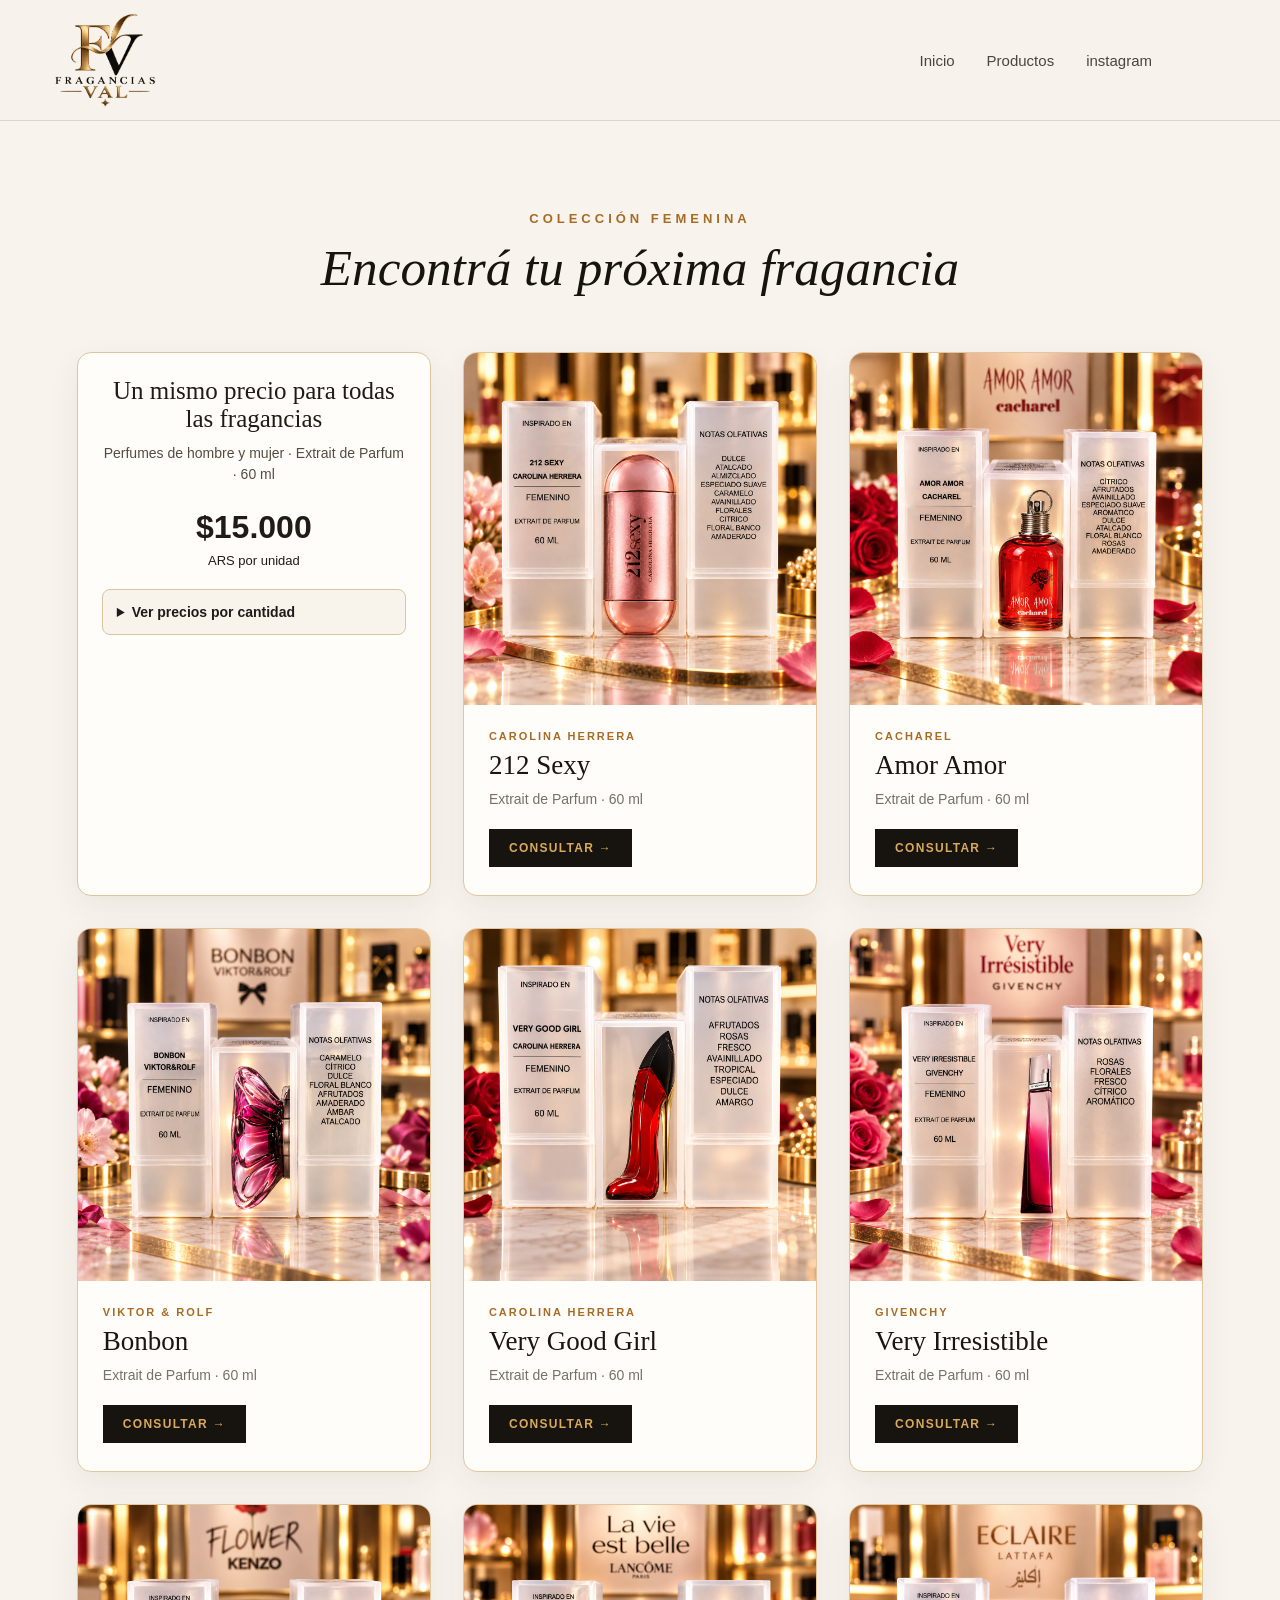
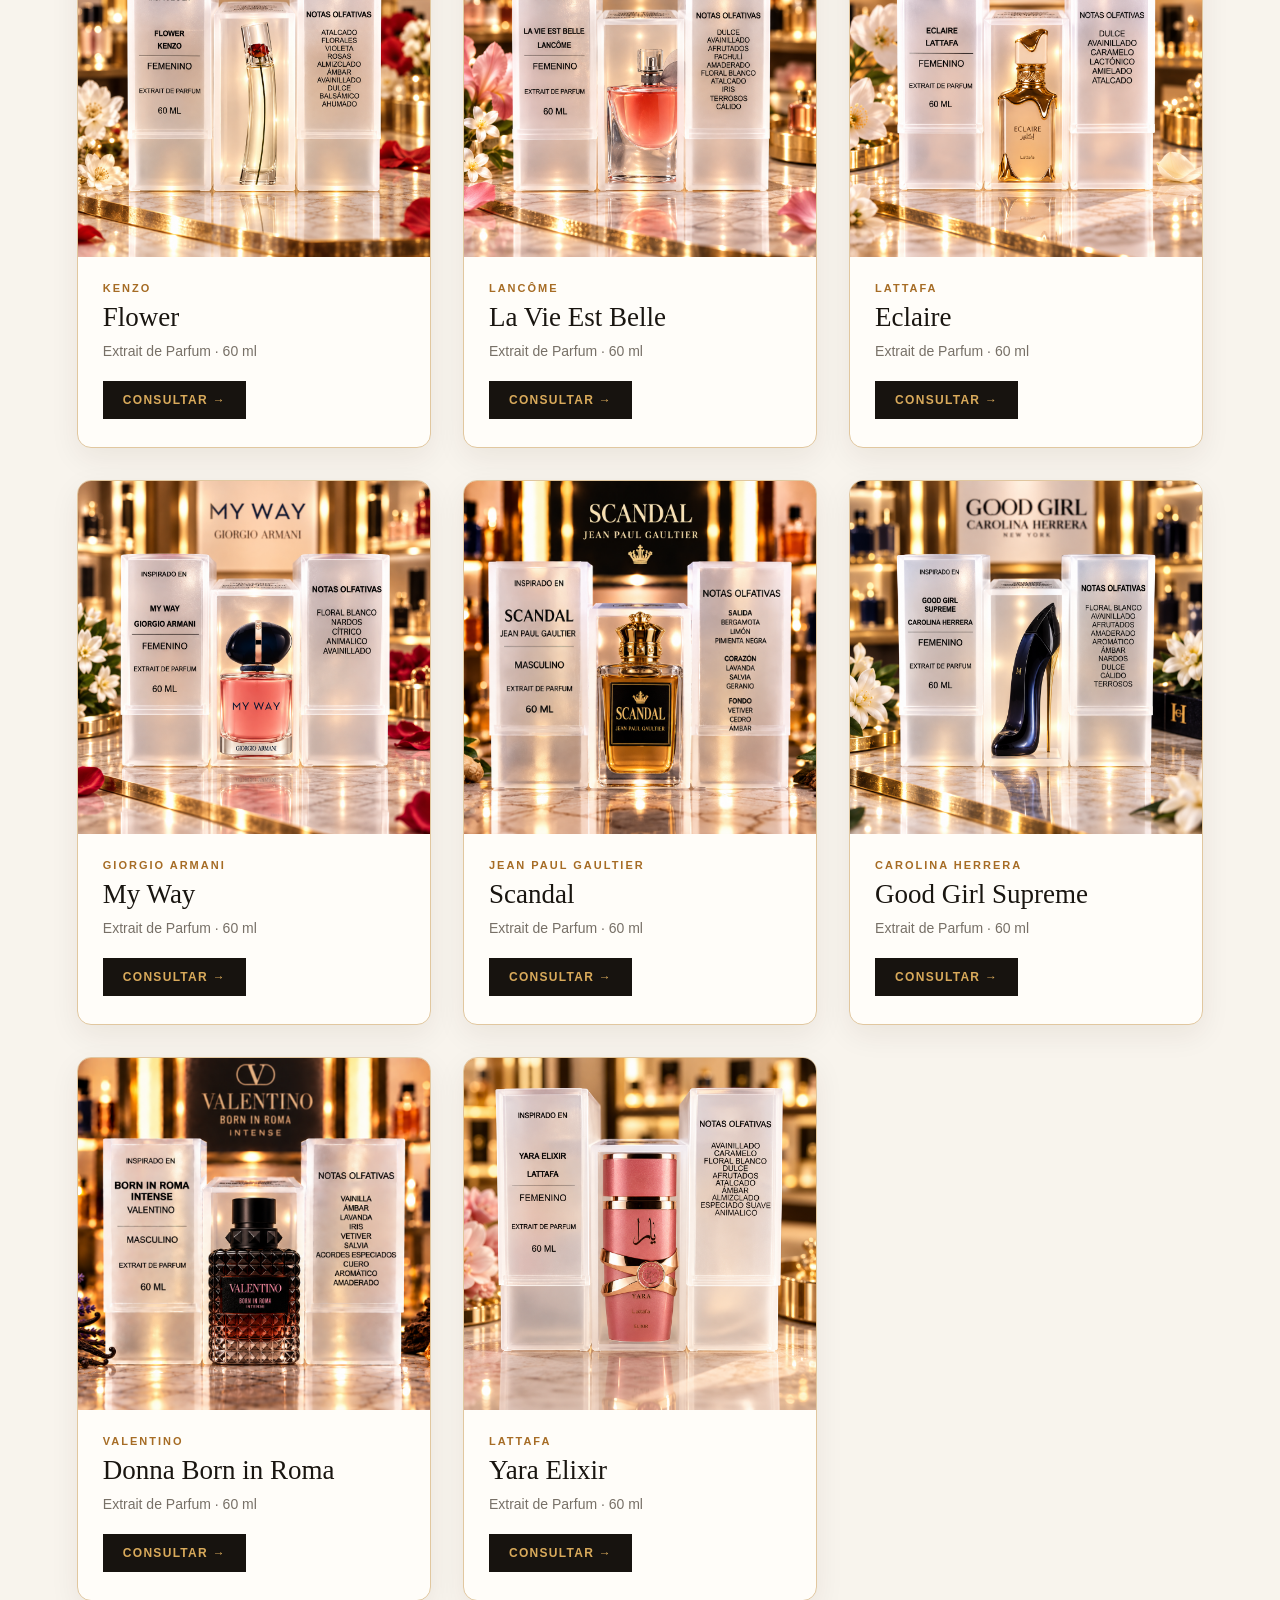
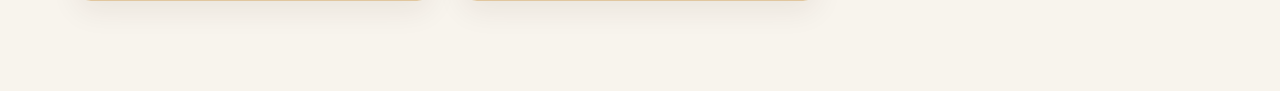
<file: mujer.html>
<!DOCTYPE html>
<html lang="es">

<head>
    <meta charset="UTF-8">
    <meta name="viewport" content="width=device-width, initial-scale=1.0">

    <title>Perfumes de Mujer | Fragancias Val</title>

    <link rel="stylesheet" href="css/style.css">
</head>

<body>
 <header class="header">
    <div class="contenedor-header">

        <a href="index.html" class="logo">
            <img src="img/logo-fragancias-val.png" alt="Fragancias Val">
        </a>

        <nav class="nav">
            <a href="index.html">Inicio</a>
            <a href="index.html#perfumes">Productos</a>
           <a href="https://www.instagram.com/fragancias.v.a.l?stkn=MWJuNWJxcXU1Y3J5YQ==" target="_blank" rel="noopener noreferrer">instagram</a>
        </nav>

    </div>
</header>


<main>

    <section class="catalogo-mujer" id="perfumes-mujer">

        <div class="encabezado-catalogo">
            <span>COLECCIÓN FEMENINA</span>
            <h2>Encontrá tu próxima fragancia</h2>
        </div>

        <div class="grid-perfumes">
<section class="precios-perfumes" aria-label="Precios de perfumes">
    <h3>Un mismo precio para todas las fragancias</h3>
    <p>Perfumes de hombre y mujer · Extrait de Parfum · 60 ml</p>

    <p class="precio-general">
        $15.000 <small>ARS por unidad</small>
    </p>

    <details class="precios-cantidad">
        <summary>Ver precios por cantidad</summary>

        <table>
            <caption>Precios por unidad · Pesos argentinos</caption>
            <thead>
                <tr>
                    <th scope="col">Cantidad</th>
                    <th scope="col">Cada uno</th>
                </tr>
            </thead>
          <tbody>
    <tr><td>1 unidad</td><td>$15.000</td></tr>
    <tr><td>Más de 10 unidades</td><td>$9.500</td></tr>
    <tr><td>Más de 20 unidades</td><td>$9.300</td></tr>
    <tr><td>Más de 30 unidades</td><td>$9.100</td></tr>
    <tr><td>Más de 50 unidades</td><td>$8.800</td></tr>
    <tr><td>Más de 100 unidades</td><td>$8.400</td></tr>
    <tr><td>Más de 250 unidades</td><td>$7.700</td></tr>
    <tr><td>Más de 500 unidades</td><td>$6.800</td></tr>
</tbody>
        </table>
    </details>
</section>
            <article class="tarjeta-perfume">
                <img src="img/212sexy.png" alt="212 Sexy Carolina Herrera">

                <div class="info-perfume">
                    <span>CAROLINA HERRERA</span>
                    <h3>212 Sexy</h3>
                    <p>Extrait de Parfum · 60 ml</p>

                    <a href="https://wa.me/5491161526690?text=Hola%21%20Queria%20consultar%20por%20la%20fragancia%20212%20Sexy%20de%20Carolina%20Herrera"
                       target="_blank"
                       class="btn-perfume">
                        Consultar →
                    </a>
                </div>
            </article>

        <article class="tarjeta-perfume">
            <img src="img/amor.png" alt="Amor Amor Cacharel">
            <div class="info-perfume">
                <span>CACHAREL</span>
                <h3>Amor Amor</h3>
                <p>Extrait de Parfum · 60 ml</p>
                <!-- AMOR AMOR -->
<a href="https://wa.me/5491161526690?text=Hola%21%20Queria%20consultar%20por%20la%20fragancia%20Amor%20Amor%20de%20Cacharel%2C%2060%20ml."
   target="_blank"
   class="btn-perfume">Consultar →</a>
            </div>
        </article>

        <article class="tarjeta-perfume">
            <img src="img/bombon.png" alt="Bonbon Viktor & Rolf">
            <div class="info-perfume">
                <span>VIKTOR & ROLF</span>
                <h3>Bonbon</h3>
                <p>Extrait de Parfum · 60 ml</p>
             <!-- BONBON -->
<a href="https://wa.me/5491161526690?text=Hola%21%20Queria%20consultar%20por%20la%20fragancia%20Bonbon%20de%20Viktor%20%26%20Rolf%2C%2060%20ml."
   target="_blank"
   class="btn-perfume">Consultar →</a>
            </div>
        </article>

        <article class="tarjeta-perfume">
          <img src="img/ch.verygoodgirl.png" alt="Very Good Girl Carolina Herrera">
            <div class="info-perfume">
                <span>CAROLINA HERRERA</span>
                <h3>Very Good Girl</h3>
                <p>Extrait de Parfum · 60 ml</p>
     <!-- VERY GOOD GIRL -->
<a href="https://wa.me/5491161526690?text=Hola%21%20Queria%20consultar%20por%20la%20fragancia%20Very%20Good%20Girl%20de%20Carolina%20Herrera%2C%2060%20ml."
   target="_blank"
   class="btn-perfume">Consultar →</a>
            </div>
        </article>

        <article class="tarjeta-perfume">
            <img src="img/givenchy.png" alt="Very Irresistible Givenchy">
            <div class="info-perfume">
                <span>GIVENCHY</span>
                <h3>Very Irresistible</h3>
                <p>Extrait de Parfum · 60 ml</p>
              <!-- VERY IRRESISTIBLE -->
<a href="https://wa.me/5491161526690?text=Hola%21%20Queria%20consultar%20por%20la%20fragancia%20Very%20Irresistible%20de%20Givenchy%2C%2060%20ml."
   target="_blank"
   class="btn-perfume">Consultar →</a>
            </div>
        </article>

        <article class="tarjeta-perfume">
            <img src="img/kenzo-flower.png" alt="Flower by Kenzo">
            <div class="info-perfume">
                <span>KENZO</span>
                <h3>Flower</h3>
                <p>Extrait de Parfum · 60 ml</p>
               <!-- FLOWER -->
<a href="https://wa.me/5491161526690?text=Hola%21%20Queria%20consultar%20por%20la%20fragancia%20Flower%20de%20Kenzo%2C%2060%20ml."
   target="_blank"
   class="btn-perfume">Consultar →</a>
            </div>
        </article>

        <article class="tarjeta-perfume">
            <img src="img/lancome.png" alt="La Vie Est Belle Lancôme">
            <div class="info-perfume">
                <span>LANCÔME</span>
                <h3>La Vie Est Belle</h3>
                <p>Extrait de Parfum · 60 ml</p>
             <!-- LA VIE EST BELLE -->
<a href="https://wa.me/5491161526690?text=Hola%21%20Queria%20consultar%20por%20la%20fragancia%20La%20Vie%20Est%20Belle%20de%20Lancome%2C%2060%20ml."
   target="_blank"
   class="btn-perfume">Consultar →</a>
            </div>
        </article>

        <article class="tarjeta-perfume">
            <img src="img/lattafa.png" alt="Eclaire Lattafa">
            <div class="info-perfume">
                <span>LATTAFA</span>
                <h3>Eclaire</h3>
                <p>Extrait de Parfum · 60 ml</p>
             <!-- ECLAIRE -->
<a href="https://wa.me/5491161526690?text=Hola%21%20Queria%20consultar%20por%20la%20fragancia%20Eclaire%20de%20Lattafa%2C%2060%20ml."
   target="_blank"
   class="btn-perfume">Consultar →</a>

            </div>
        </article>

        <article class="tarjeta-perfume">
            <img src="img/myway.png" alt="My Way Giorgio Armani">
            <div class="info-perfume">
                <span>GIORGIO ARMANI</span>
                <h3>My Way</h3>
                <p>Extrait de Parfum · 60 ml</p>
          <!-- MY WAY -->
<a href="https://wa.me/5491161526690?text=Hola%21%20Queria%20consultar%20por%20la%20fragancia%20My%20Way%20de%20Giorgio%20Armani%2C%2060%20ml."
   target="_blank"
   class="btn-perfume">Consultar →</a>
            </div>
        </article>

        <article class="tarjeta-perfume">
            <img src="img/scandal.png" alt="Scandal Jean Paul Gaultier">
            <div class="info-perfume">
                <span>JEAN PAUL GAULTIER</span>
                <h3>Scandal</h3>
                <p>Extrait de Parfum · 60 ml</p>
              <!-- SCANDAL -->
<a href="https://wa.me/5491161526690?text=Hola%21%20Queria%20consultar%20por%20la%20fragancia%20Scandal%20de%20Jean%20Paul%20Gaultier%2C%2060%20ml."
   target="_blank"
   class="btn-perfume">Consultar →</a>
            </div>
        </article>

        <article class="tarjeta-perfume">
            <img src="img/supreme.png" alt="Good Girl Supreme Carolina Herrera">
            <div class="info-perfume">
                <span>CAROLINA HERRERA</span>
                <h3>Good Girl Supreme</h3>
                <p>Extrait de Parfum · 60 ml</p>
            <!-- GOOD GIRL SUPREME -->
<a href="https://wa.me/5491161526690?text=Hola%21%20Queria%20consultar%20por%20la%20fragancia%20Good%20Girl%20Supreme%20de%20Carolina%20Herrera%2C%2060%20ml."
   target="_blank"
   class="btn-perfume">Consultar →</a>

            </div>
        </article>

        <article class="tarjeta-perfume">
            <img src="img/valentino.png" alt="Valentino Donna Born in Roma">
            <div class="info-perfume">
                <span>VALENTINO</span>
                <h3>Donna Born in Roma</h3>
                <p>Extrait de Parfum · 60 ml</p>
<!-- VALENTINO DONNA BORN IN ROMA -->
<a href="https://wa.me/5491161526690?text=Hola%21%20Queria%20consultar%20por%20la%20fragancia%20Valentino%20Donna%20Born%20in%20Roma%2C%2060%20ml."
   target="_blank"
   class="btn-perfume">Consultar →</a>
            </div>
        </article>

        <article class="tarjeta-perfume">
            <img src="img/yara-elixir-edit.png" alt="Yara Elixir Lattafa">
            <div class="info-perfume">
                <span>LATTAFA</span>
                <h3>Yara Elixir</h3>
                <p>Extrait de Parfum · 60 ml</p>
          <!-- YARA ELIXIR -->
<a href="https://wa.me/5491161526690?text=Hola%21%20Queria%20consultar%20por%20la%20fragancia%20Yara%20Elixir%20de%20Lattafa%2C%2060%20ml."
   target="_blank"
   class="btn-perfume">Consultar →</a>
            </div>
        </article>

    </div>

</section>
    </main>

</body>

</html>
</file>
<file: css/style.css>
* {
    margin: 0;
    padding: 0;
    box-sizing: border-box;
}

body {
    font-family: Arial, sans-serif;
    background-color: #f7f2eb;
    color: #2b2b2b;
}

.header {
    width: 100%;
    background-color: #f7f2eb;
    border-bottom: 1px solid #ded6cc;
}

.contenedor-header {
    width: 100%;
    height: 120px;
    display: flex;
    align-items: center;
    justify-content: space-between;
    padding-left: 45px;
    padding-right: 10%;
}
.logo {
    text-decoration: none;
    color: #1f1f1f;
    font-family: Georgia, serif;
    font-size: 26px;
    letter-spacing: 3px;
}
.logo img {
    width: 120px;
    height: auto;
    display: block;
}
.nav {
    display: flex;
    gap: 32px;
}

.nav a {
    text-decoration: none;
    color: #4a4540;
    font-size: 15px;
    transition: 0.3s;
}

.hero {
    width: 100%;
    height: 650px;
   background-image: url("../img/hero-le-male-elixir-final.png");
    background-size: cover;
    background-position: center;
    background-repeat: no-repeat;
}.hero-contenido {
    width: 520px;
    max-width: 520px;
    margin-left: 6%;
    padding-top: 55px;
}

.hero-subtitulo {
    display: inline-block;
    margin-bottom: 28px;
    font-size: 15px;
    font-weight: 600;
    letter-spacing: 4px;
    text-transform: uppercase;
    color: #9b5f20;
}

.hero-subtitulo::after {
    content: "";
    display: block;
    width: 110px;
    height: 2px;
    background-color: #9b5f20;
    margin: 18px auto 0;
}

.hero h1 {
    margin-bottom: 24px;
    font-family: Georgia, "Times New Roman", serif;
    font-size: 58px;
    line-height: 1.05;
    font-weight: 400;
    font-style: italic;
    color: #1f1b18;
}

.hero-texto {
    margin-bottom: 28px;
    max-width: 430px;

    font-family: Georgia, "Times New Roman", serif;
    font-size: 20px;
    line-height: 1.6;
    font-weight: 400;

    color: #1f1b18;
}
.btn-hero {
    display: inline-block;
    padding: 16px 32px;

    background-color: #1f1b18;
    color: #c7954a;

    font-family: Georgia, "Times New Roman", serif;
    font-size: 15px;
    font-style: italic;
    letter-spacing: 2px;
    text-transform: uppercase;
    text-decoration: none;

    border: 1px solid #c7954a;
    transition: 0.3s ease;
}

.btn-hero:hover {
    background-color: #c7954a;
    color: #1f1b18;
    border-color: #c7954a;
}

.hero-imagen {
    width: 100%;
    height: 480px;

    background-color: #e9dfd3;
    border-radius: 2px;
}
.hero h1 span {
    color: #a96816;
}
/* ==================================================
   COLECCIONES - PERFUMES MUJER / HOMBRE
================================================== */

.colecciones {
    background: #f8f3eb;
    padding: 55px 6% 65px;
}

/* Encabezado */

.colecciones-encabezado {
    text-align: center;
    margin-bottom: 35px;
}

.colecciones-encabezado span {
    display: block;
    font-size: 13px;
    letter-spacing: 4px;
    color: #a87328;
    font-weight: 600;
    margin-bottom: 8px;
}

.colecciones-encabezado h2 {
    margin: 0;
    font-family: Georgia, "Times New Roman", serif;
    font-size: clamp(36px, 4vw, 55px);
    font-weight: 400;
    font-style: italic;
    color: #17130f;
}

.linea-dorada {
    width: 48px;
    height: 1px;
    background: #b98945;
    margin: 13px auto 0;
}


/* Contenedor de tarjetas */

.colecciones-grid {
    max-width: 1350px;
    margin: 0 auto;
    display: grid;
    grid-template-columns: repeat(2, 1fr);
    gap: 18px;
}


/* Tarjeta */

.coleccion-card {
    position: relative;
    min-height: 290px;

    display: grid;
    grid-template-columns: 48% 52%;

    overflow: hidden;

    background: #fbf8f2;

    border: 1px solid rgba(184, 137, 69, 0.35);
    border-radius: 12px;

    box-shadow: 0 10px 28px rgba(53, 40, 25, 0.08);

    text-decoration: none;
    color: inherit;

    transition:
        transform 0.35s ease,
        box-shadow 0.35s ease,
        border-color 0.35s ease;
}


/* Hover tarjeta */

.coleccion-card:hover {
    transform: translateY(-5px);
    box-shadow: 0 18px 40px rgba(53, 40, 25, 0.14);
    border-color: rgba(184, 137, 69, 0.7);
}


/* Información */

.coleccion-info {
    position: relative;
    z-index: 2;

    display: flex;
    flex-direction: column;
    justify-content: center;

    padding: 35px 15px 30px 45px;
}


.coleccion-subtitulo {
    font-size: 13px;
    letter-spacing: 3px;
    font-weight: 600;
    color: #9b6929;
    margin-bottom: 3px;
}


.coleccion-info h3 {
    margin: 0 0 10px;

    font-family: Georgia, "Times New Roman", serif;
    font-size: clamp(42px, 4vw, 58px);

    font-weight: 400;
    color: #15110d;

    line-height: 1;
}


.coleccion-info p {
    margin: 0 0 22px;

    font-family: Georgia, "Times New Roman", serif;

    font-size: 16px;
    line-height: 1.35;

    color: #2b251e;
}


/* Botón */

.coleccion-boton {
    width: fit-content;

    display: inline-flex;
    align-items: center;
    justify-content: center;

    padding: 13px 22px;

    background: #d5aa67;
    color: #18130e;

    font-size: 12px;
    font-weight: 600;
    letter-spacing: 1px;

    border-radius: 2px;

    transition:
        background 0.3s ease,
        color 0.3s ease;
}


.coleccion-card:hover .coleccion-boton {
    background: #17130f;
    color: #dcb875;
}


/* Detalle inferior */

.coleccion-detalle {
    display: flex;
    align-items: center;
    gap: 10px;

    margin-top: 20px;

    color: #a17132;

    font-size: 10px;
    letter-spacing: 2.5px;
    white-space: nowrap;
}


.coleccion-detalle span {
    width: 25px;
    height: 1px;
    background: #c49b60;
}


/* Imagen */

.coleccion-imagen {
    position: relative;
    height: 100%;
    overflow: hidden;
}


.coleccion-imagen img {
    width: 100%;
    height: 100%;

    display: block;

    object-fit: cover;
    object-position: center;

    transition: transform 0.6s ease;
}


.coleccion-card:hover .coleccion-imagen img {
    transform: scale(1.04);
}


/* Degradado entre texto e imagen */

.coleccion-imagen::before {
    content: "";

    position: absolute;
    z-index: 1;

    top: 0;
    bottom: 0;
    left: 0;

    width: 65px;

    background: linear-gradient(
        to right,
        #fbf8f2 0%,
        rgba(251, 248, 242, 0) 100%
    );

    pointer-events: none;
}


/* ==================================================
   RESPONSIVE
================================================== */

@media (max-width: 950px) {

    .colecciones {
        padding: 45px 25px 55px;
    }

    .colecciones-grid {
        grid-template-columns: 1fr;
        max-width: 700px;
    }

    .coleccion-card {
        min-height: 280px;
    }
}


@media (max-width: 600px) {

    .colecciones {
        padding: 40px 15px 45px;
    }

    .colecciones-encabezado {
        margin-bottom: 25px;
    }

    .colecciones-encabezado span {
        font-size: 10px;
        letter-spacing: 3px;
    }

    .colecciones-encabezado h2 {
        font-size: 34px;
    }


    .coleccion-card {
        grid-template-columns: 1fr;
        min-height: auto;
    }


    .coleccion-info {
        padding: 30px 25px;
    }


    .coleccion-info h3 {
        font-size: 45px;
    }


    .coleccion-imagen {
        height: 240px;
    }


    .coleccion-imagen::before {
        top: 0;
        left: 0;
        right: 0;
        bottom: auto;

        width: 100%;
        height: 50px;

        background: linear-gradient(
            to bottom,
            #fbf8f2 0%,
            rgba(251, 248, 242, 0) 100%
        );
    }
}
/* ==================================================
   PAGINA PERFUMES DE MUJER
================================================== */

/* Portada */

.portada-catalogo {
    min-height: 300px;
    display: flex;
    align-items: center;
    justify-content: center;

    padding: 55px 20px;

    background:
        radial-gradient(
            circle at 75% 50%,
            rgba(222, 176, 165, 0.22),
            transparent 35%
        ),
        linear-gradient(
            135deg,
            #f8f2e9 0%,
            #f3e7dc 50%,
            #faf6ef 100%
        );

    border-bottom: 1px solid rgba(176, 126, 57, 0.18);
}


/* Texto portada */

.portada-catalogo-texto {
    max-width: 850px;
    text-align: center;
}


.catalogo-etiqueta {
    display: block;

    margin-bottom: 12px;

    color: #a46f2b;

    font-size: 12px;
    font-weight: 600;
    letter-spacing: 4px;
}


.portada-catalogo h1 {
    margin: 0 0 16px;

    font-family: Georgia, "Times New Roman", serif;

    font-size: clamp(45px, 5vw, 68px);
    font-weight: 400;

    color: #17130f;

    line-height: 1.05;
}


.portada-catalogo h1 em {
    color: #b17a46;
    font-weight: 400;
}


.portada-catalogo p {
    max-width: 650px;

    margin: 0 auto;

    font-family: Georgia, "Times New Roman", serif;

    font-size: 18px;
    line-height: 1.6;

    color: #51483e;
}


/* Línea debajo del texto */

.portada-catalogo .linea-dorada {
    width: 45px;
    height: 1px;

    margin: 22px auto 0;

    background: #b88945;
}


/* ==================================================
   CATALOGO
================================================== */

.catalogo {
    padding: 60px 6% 80px;

    background: #fbf8f2;
}


.catalogo-encabezado {
    max-width: 750px;

    margin: 0 auto 45px;

    text-align: center;
}


.catalogo-encabezado > span {
    display: block;

    margin-bottom: 8px;

    color: #a46f2b;

    font-size: 11px;
    font-weight: 600;
    letter-spacing: 4px;
}


.catalogo-encabezado h2 {
    margin: 0 0 12px;

    font-family: Georgia, "Times New Roman", serif;

    font-size: clamp(35px, 4vw, 50px);
    font-weight: 400;
    font-style: italic;

    color: #17130f;
}


.catalogo-encabezado p {
    margin: 0;

    font-family: Georgia, "Times New Roman", serif;

    font-size: 17px;

    color: #62584d;
}


/* Lugar donde irán los perfumes */

.catalogo-grid {
    max-width: 1250px;

    margin: 0 auto;

    display: grid;

    grid-template-columns:
        repeat(3, minmax(0, 1fr));

    gap: 25px;
}


/* ==================================================
   RESPONSIVE PAGINA MUJER
================================================== */

@media (max-width: 900px) {

    .catalogo-grid {
        grid-template-columns:
            repeat(2, minmax(0, 1fr));
    }
}


@media (max-width: 600px) {

    .portada-catalogo {
        min-height: 250px;
        padding: 40px 20px;
    }

    .portada-catalogo h1 {
        font-size: 42px;
    }

    .portada-catalogo p {
        font-size: 16px;
    }

    .catalogo {
        padding: 45px 18px 60px;
    }

    .catalogo-grid {
        grid-template-columns: 1fr;
    }
}
/* =====================================
   CATÁLOGO PERFUMES MUJER
===================================== */

.catalogo-mujer {
    background: #f8f4ed;
    padding: 90px 6%;
}

.encabezado-catalogo {
    text-align: center;
    max-width: 750px;
    margin: 0 auto 55px;
}

.encabezado-catalogo span {
    display: block;
    color: #a66c25;
    font-size: 13px;
    font-weight: 600;
    letter-spacing: 4px;
    margin-bottom: 12px;
}

.encabezado-catalogo h2 {
    font-family: Georgia, "Times New Roman", serif;
    font-size: clamp(38px, 4vw, 58px);
    font-weight: 400;
    font-style: italic;
    color: #17130f;
    margin: 0 0 15px;
}

.encabezado-catalogo p {
    font-size: 16px;
    line-height: 1.7;
    color: #6f675e;
    margin: 0;
}


/* GRID */

.grid-perfumes {
    max-width: 1250px;
    margin: 0 auto;

    display: grid;
    grid-template-columns: repeat(3, 1fr);
    gap: 32px;
}


/* TARJETA */

.tarjeta-perfume {
    background: #fffdf9;
    border: 1px solid #e1c79f;
    border-radius: 14px;
    overflow: hidden;

    box-shadow: 0 10px 30px rgba(50, 35, 20, 0.07);

    transition:
        transform 0.35s ease,
        box-shadow 0.35s ease;
}

.tarjeta-perfume:hover {
    transform: translateY(-7px);
    box-shadow: 0 18px 40px rgba(50, 35, 20, 0.14);
}


/* IMÁGENES */

.tarjeta-perfume > img {
    display: block;
    width: 100%;
    aspect-ratio: 1 / 1;
    object-fit: cover;
}


/* INFORMACIÓN */

.info-perfume {
    padding: 25px 25px 28px;
}

.info-perfume span {
    display: block;
    color: #a66c25;
    font-size: 11px;
    font-weight: 600;
    letter-spacing: 2px;
    margin-bottom: 8px;
}

.info-perfume h3 {
    font-family: Georgia, "Times New Roman", serif;
    color: #191510;
    font-size: 27px;
    font-weight: 400;
    margin: 0 0 10px;
}

.info-perfume p {
    color: #777067;
    font-size: 14px;
    margin: 0 0 22px;
}


/* BOTÓN */

.btn-perfume {
    display: inline-block;

    background: #17130f;
    color: #d9aa5b;

    padding: 12px 20px;

    font-size: 12px;
    font-weight: 600;
    letter-spacing: 1.3px;
    text-transform: uppercase;
    text-decoration: none;

    transition:
        background 0.3s ease,
        color 0.3s ease;
}

.btn-perfume:hover {
    background: #b17a30;
    color: #ffffff;
}


/* TABLET */

@media (max-width: 950px) {

    .grid-perfumes {
        grid-template-columns: repeat(2, 1fr);
    }

}


/* CELULAR */

@media (max-width: 600px) {

     .hero {
        min-height: 560px;
        position: relative;
        overflow: hidden;
    }

    .hero-contenido {
        position: relative;
        left: auto;
        top: auto;
        transform: none;

        width: 58%;
        max-width: 58%;
        padding: 45px 0 30px 30px;
        margin: 0;

        z-index: 2;
    }

    .hero-subtitulo {
        font-size: 11px;
        line-height: 1.5;
        letter-spacing: 2px;
    }

    .hero h1 {
        font-size: 34px;
        line-height: 1.08;
        width: 100%;
        max-width: 100%;
        margin-top: 25px;
    }

    .hero-texto {
        font-size: 14px;
        line-height: 1.5;
        width: 100%;
        max-width: 100%;
    }

    .btn-hero {
        font-size: 12px;
        padding: 14px 18px;
        white-space: nowrap;
    }
}
@media (max-width: 600px) {
    .grid-perfumes {
        grid-template-columns: 1fr;
        gap: 25px;
    }
}
/* Textos de la portada en negro */
.hero .hero-subtitulo,
.hero h1 span {
    color: #000000;
}
/* Portada legible en celular */
@media (max-width: 600px) {
    .hero {
        height: auto;
        min-height: 0;
        padding: 0;
        background: #f8f3eb;
    }

    .hero::before {
        content: "";
        display: block;
        width: 100%;
        height: 300px;
        background-image: url("../img/hero-le-male-elixir-final.png");
        background-size: cover;
        background-position: 80% center;
        background-repeat: no-repeat;
    }

    .hero-contenido {
        width: 100%;
        max-width: none;
        margin: 0;
        padding: 30px 24px;
        background: #f8f3eb;
        border: none;
        border-radius: 0;
        box-shadow: none;
    }

    .hero .hero-subtitulo {
        color: #201b16;
        font-size: 11px;
        letter-spacing: 2px;
        margin-bottom: 20px;
    }

    .hero h1 {
        font-size: clamp(32px, 8vw, 42px);
        line-height: 1.15;
        margin: 0 0 20px;
    }

    .hero h1,
    .hero h1 span,
    .hero .hero-texto {
        color: #201b16;
    }

    .hero-texto {
        font-size: 16px;
        line-height: 1.6;
    }

    .hero .btn-hero {
        background: #201b16;
        color: #f8e5c3;
        border-radius: 6px;
    }
}
/* Encabezado para celular */
@media (max-width: 600px) {
    .contenedor-header {
        height: auto;
        width: 100%;
        padding: 16px;
        display: flex;
        flex-direction: column;
        align-items: center;
        gap: 14px;
    }

    .logo img {
        display: block;
        width: 100px;
        height: auto;
    }

    .nav {
        display: flex;
        flex-wrap: wrap;
        justify-content: center;
        align-items: center;
        gap: 12px 24px;
        width: 100%;
    }

    .nav a {
        margin: 0;
        padding: 8px 0;
        font-size: 14px;
        white-space: nowrap;
    }
}
.precios-cantidad {
    margin: 0 0 22px;
    padding: 14px;
    background: #f8f3eb;
    border: 1px solid #dcc49e;
    border-radius: 8px;
    color: #201b16;
    font-size: 14px;
}

.precios-cantidad summary {
    cursor: pointer;
    font-weight: 600;
}

.precios-cantidad table {
    width: 100%;
    margin-top: 14px;
    border-collapse: collapse;
}

.precios-cantidad caption {
    margin-bottom: 10px;
    text-align: left;
    font-size: 12px;
}

.precios-cantidad th,
.precios-cantidad td {
    padding: 9px 0;
    text-align: left;
    border-bottom: 1px solid #e5d8c6;
}

.precios-cantidad th:last-child,
.precios-cantidad td:last-child {
    text-align: right;
}

.precios-cantidad tbody tr:last-child td {
    border-bottom: none;
}
.acciones-producto {
    display: flex;
    flex-wrap: wrap;
    align-items: stretch;
    gap: 10px;
}

.acciones-producto .btn-perfume,
.btn-beneficios {
    display: inline-flex;
    align-items: center;
    justify-content: center;
    min-height: 44px;
    padding: 12px 16px;
}

.btn-beneficios {
    background: #f8f3eb;
    color: #201b16;
    border: 1px solid #b58b50;
    font-family: inherit;
    font-size: 12px;
    font-weight: 600;
    letter-spacing: 1px;
    text-transform: uppercase;
    cursor: pointer;
}

.btn-beneficios:hover,
.btn-beneficios[aria-expanded="true"] {
    background: #ead8ba;
}

.btn-beneficios:focus-visible {
    outline: 2px solid #201b16;
    outline-offset: 3px;
}

.beneficios-producto {
    margin-top: 18px;
    padding: 18px;
    background: #f8f3eb;
    border-left: 3px solid #b58b50;
    border-radius: 6px;
    color: #201b16;
}

.beneficios-producto h4 {
    margin-bottom: 12px;
    font-size: 17px;
}

.info-perfume .beneficios-producto p,
.beneficios-producto li {
    color: #40382f;
    font-size: 14px;
    line-height: 1.6;
}

.info-perfume .beneficios-producto p {
    margin-bottom: 12px;
}

.beneficios-producto ul {
    padding-left: 18px;
}

.beneficios-producto li + li {
    margin-top: 10px;
}
.precios-perfumes {
    max-width: 650px;
    margin: 0 auto 35px;
    padding: 24px;
    background: #fffdf9;
    border: 1px solid #dcc49e;
    border-radius: 14px;
    text-align: center;
}

.precios-perfumes h3 {
    margin-bottom: 10px;
    font-family: Georgia, "Times New Roman", serif;
    font-size: 25px;
    font-weight: 400;
    color: #201b16;
}

.precios-perfumes > p {
    color: #554b40;
    font-size: 14px;
    line-height: 1.5;
}

.precios-perfumes .precio-general {
    margin: 18px 0;
    color: #201b16;
    font-size: 32px;
    font-weight: 700;
}

.precio-general small {
    display: block;
    font-size: 13px;
    font-weight: 400;
}

.precios-perfumes .precios-cantidad {
    margin-bottom: 0;
    text-align: left;
}

@media (max-width: 600px) {
    .precios-perfumes {
        padding: 20px 16px;
    }

    .precios-perfumes h3 {
        font-size: 22px;
    }
}
.grid-perfumes > .precios-perfumes {
    width: 100%;
    max-width: none;
    margin: 0;
    align-self: stretch;
    box-shadow: 0 10px 30px rgba(50, 35, 20, 0.07);
}
/* Letras originales con sombra suave */
@media (min-width: 601px) {
    .hero-contenido::before {
        content: none;
    }

    .hero h1 {
        font-family: Georgia, "Times New Roman", serif;
        font-weight: 400;
        font-style: italic;
        color: #1f1b18;
        -webkit-text-stroke: 0;

      text-shadow:
    2px 2px 3px #fff8eb,
    -2px -2px 3px #fff8eb,
    2px -2px 3px #fff8eb,
    -2px 2px 3px #fff8eb,
    0 0 12px rgba(255, 248, 235, 0.95),
    0 0 24px rgba(255, 248, 235, 0.85);
    }

    .hero h1 span {
        color: #1f1b18;
    }

    .hero .hero-subtitulo {
        font-weight: 600;
        color: #1f1b18;
        text-shadow:
            0 1px 3px #fff8eb,
            0 0 10px #fff8eb;
    }

    .hero .hero-texto {
        font-weight: 400;
        color: #1f1b18;
        text-shadow:
            0 1px 3px #fff8eb,
            0 0 10px #fff8eb;
    }
}
/* =========================================
   CATÁLOGO POR ENCARGO
========================================= */

.catalogo-encargo {
    padding: 45px 20px 80px;
    background-color: #f7f2e9;
}

.catalogo-encargo-contenido {
    max-width: 1100px;
    margin: 0 auto;
    padding: 65px 40px;
    text-align: center;
    border: 1px solid #d9ad63;
    border-radius: 18px;
    background-color: #fffaf3;
    box-shadow: 0 12px 35px rgba(0, 0, 0, 0.06);
}

.catalogo-etiqueta {
    display: block;
    margin-bottom: 14px;
    font-size: 13px;
    font-weight: 600;
    letter-spacing: 5px;
    color: #a66d27;
}

.catalogo-encargo h2 {
    margin: 0;
    font-family: Georgia, "Times New Roman", serif;
    font-size: 42px;
    font-weight: 500;
    color: #181818;
}

.catalogo-encargo h2::after {
    content: "";
    display: block;
    width: 65px;
    height: 2px;
    margin: 20px auto 25px;
    background-color: #d3a455;
}

.catalogo-encargo p {
    max-width: 650px;
    margin: 0 auto 8px;
    font-size: 17px;
    line-height: 1.7;
    color: #4d463e;
}

.catalogo-encargo .catalogo-aclaracion {
    margin-bottom: 30px;
    font-size: 15px;
    color: #8b765e;
}

.btn-catalogo {
    display: inline-block;
    padding: 15px 32px;
    background-color: #d5a653;
    color: #111;
    text-decoration: none;
    font-size: 13px;
    font-weight: 700;
    letter-spacing: 1.5px;
    border-radius: 3px;
    transition: 0.3s ease;
}

.btn-catalogo:hover {
    background-color: #bc8735;
    transform: translateY(-2px);
}


/* RESPONSIVE */

@media (max-width: 768px) {

    .catalogo-encargo {
        padding: 50px 18px;
    }

    .catalogo-encargo-contenido {
        padding: 45px 22px;
    }

    .catalogo-encargo h2 {
        font-size: 32px;
    }

    .catalogo-encargo p {
        font-size: 16px;
    }

    .catalogo-etiqueta {
        letter-spacing: 3px;
    }
}
</file>
